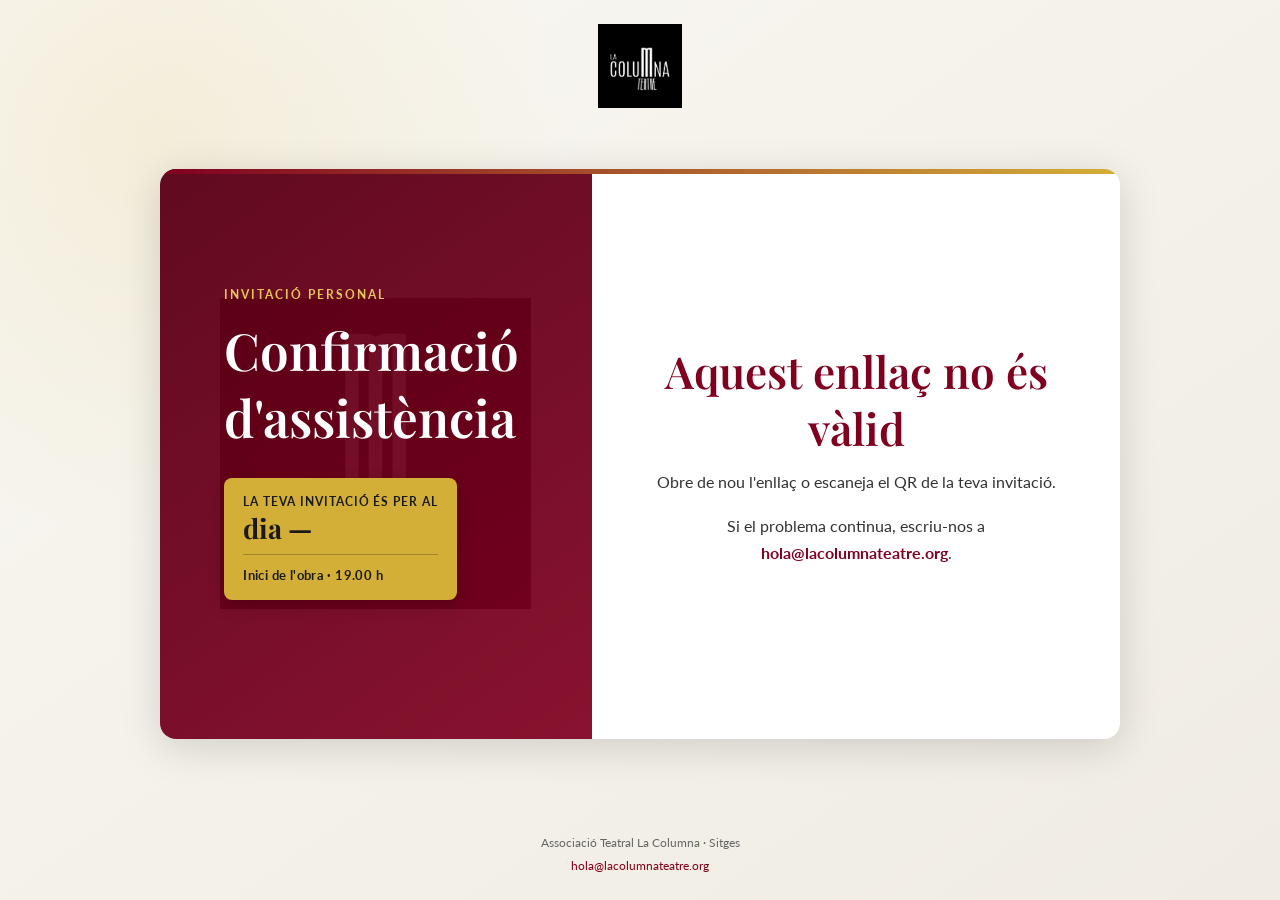
<file: confirmacio.html>
<!DOCTYPE html>
<html lang="ca">
<head>
    <meta charset="UTF-8">
    <meta name="viewport" content="width=device-width, initial-scale=1.0">
    <meta name="description" content="Confirmació d'assistència a un esdeveniment de l'Associació Teatral La Columna.">
    <meta name="robots" content="noindex, nofollow">
    <title>Confirmació d'assistència | La Columna</title>

    <link rel="preconnect" href="https://fonts.googleapis.com">
    <link rel="preconnect" href="https://fonts.gstatic.com" crossorigin>
    <link href="https://fonts.googleapis.com/css2?family=Lato:wght@300;400;700&family=Playfair+Display:wght@400;500;600;700&display=swap" rel="stylesheet">
    <link rel="stylesheet" href="css/styles.css">
    <link rel="stylesheet" href="css/confirmacio.css">
</head>
<body class="confirmation-page">
    <a class="skip-link" href="#confirmacio">Ves al formulari</a>

    <header class="confirmation-header">
        <a href="index.html" aria-label="Tornar a l'inici de La Columna">
            <img src="imgs/logotipo_lacolumna.png" alt="Associació Teatral La Columna" class="confirmation-logo">
        </a>
    </header>

    <main id="confirmacio" class="confirmation-main">
        <section class="confirmation-card" aria-labelledby="page-title">
            <div class="confirmation-intro">
                <p class="eyebrow">Invitació personal</p>
                <h1 id="page-title">Confirmació d'assistència</h1>

                <div class="invitation-date" id="invitationDate" aria-live="polite">
                    <span class="date-label">La teva invitació és per al</span>
                    <strong><span class="date-prefix">dia</span> <span id="eventDay">—</span></strong>
                    <span class="event-time">Inici de l'obra · 19.00 h</span>
                </div>

                <p class="intro-copy" id="introCopy">
                    Ens farà molta il·lusió comptar amb tu. Confirma que hi assistiràs deixant-nos les teves dades.
                </p>
                <p class="day-note">El dia ja està assignat a la invitació i no cal escollir-lo.</p>
            </div>

            <div class="confirmation-form-wrap">
                <form class="confirmation-form" id="confirmationForm" action="/submit" method="POST" novalidate>
                    <input type="hidden" id="dia" name="dia" value="">
                    <input type="hidden" name="subject" value="assistencia">
                    <input type="hidden" id="message" name="message" value="">

                    <div class="form-group">
                        <label for="name">Nom complet</label>
                        <input type="text" id="name" name="name" autocomplete="name" maxlength="120" required>
                        <span class="field-error" id="nameError"></span>
                    </div>

                    <div class="form-group">
                        <label for="email">Correu electrònic</label>
                        <input type="email" id="email" name="email" autocomplete="email" inputmode="email" maxlength="160" required>
                        <span class="field-error" id="emailError"></span>
                    </div>

                    <div class="form-group">
                        <label for="phone">Telèfon</label>
                        <input type="tel" id="phone" name="phone" autocomplete="tel" inputmode="tel" maxlength="30" required>
                        <span class="field-error" id="phoneError"></span>
                    </div>

                    <div class="honeypot" aria-hidden="true">
                        <label for="website">No omplis aquest camp</label>
                        <input type="text" id="website" name="website" tabindex="-1" autocomplete="off">
                    </div>

                    <div class="form-message" id="formMessage" role="status" aria-live="polite"></div>

                    <button type="submit" class="btn btn-primary btn-full" id="submitButton">
                        Confirmo la meva assistència
                    </button>

                    <p class="privacy-note">
                        Utilitzarem aquestes dades únicament per gestionar l'assistència a l'esdeveniment.
                    </p>
                </form>

                <div class="confirmation-success" id="confirmationSuccess" hidden tabindex="-1">
                    <span class="success-icon" aria-hidden="true">
                        <svg viewBox="0 0 24 24" fill="none" stroke="currentColor" stroke-width="2">
                            <path d="M22 11.08V12a10 10 0 1 1-5.93-9.14"></path>
                            <polyline points="22 4 12 14.01 9 11.01"></polyline>
                        </svg>
                    </span>
                    <h2>Assistència confirmada</h2>
                    <p>Gràcies! Hem rebut la teva confirmació per al dia <strong id="successDay"></strong>.</p>
                    <p class="success-small">No cal que facis res més.</p>
                </div>

                <div class="invalid-invitation" id="invalidInvitation" hidden>
                    <h2>Aquest enllaç no és vàlid</h2>
                    <p>Obre de nou l'enllaç o escaneja el QR de la teva invitació.</p>
                    <p>Si el problema continua, escriu-nos a <a href="mailto:hola@lacolumnateatre.org">hola@lacolumnateatre.org</a>.</p>
                </div>
            </div>
        </section>
    </main>

    <footer class="confirmation-footer">
        <p>Associació Teatral La Columna · Sitges</p>
        <a href="mailto:hola@lacolumnateatre.org">hola@lacolumnateatre.org</a>
    </footer>

    <script>
        document.addEventListener('DOMContentLoaded', () => {
            const allowedDays = new Set(['25', '26']);
            const params = new URLSearchParams(window.location.search);
            const day = params.get('dia');

            const form = document.getElementById('confirmationForm');
            const submitButton = document.getElementById('submitButton');
            const formMessage = document.getElementById('formMessage');
            const success = document.getElementById('confirmationSuccess');
            const invalidInvitation = document.getElementById('invalidInvitation');
            const dateBox = document.getElementById('invitationDate');

            if (!allowedDays.has(day)) {
                form.hidden = true;
                dateBox.hidden = true;
                document.getElementById('introCopy').hidden = true;
                document.querySelector('.day-note').hidden = true;
                invalidInvitation.hidden = false;
                return;
            }

            document.getElementById('eventDay').textContent = day;
            document.getElementById('dia').value = day;
            document.getElementById('successDay').textContent = day;
            updateMessage();

            if (params.get('enviat') === '1') {
                showSuccess();
                return;
            }

            const fields = {
                name: {
                    input: document.getElementById('name'),
                    error: document.getElementById('nameError'),
                    validate: value => value.trim().length >= 2,
                    message: 'Escriu el teu nom complet.'
                },
                email: {
                    input: document.getElementById('email'),
                    error: document.getElementById('emailError'),
                    validate: value => /^[^\s@]+@[^\s@]+\.[^\s@]+$/.test(value.trim()),
                    message: 'Escriu una adreça electrònica vàlida.'
                },
                phone: {
                    input: document.getElementById('phone'),
                    error: document.getElementById('phoneError'),
                    validate: value => value.replace(/\D/g, '').length >= 7,
                    message: 'Escriu un número de telèfon vàlid.'
                }
            };

            function validateField(field) {
                const valid = field.validate(field.input.value);
                field.input.setAttribute('aria-invalid', String(!valid));
                field.error.textContent = valid ? '' : field.message;
                return valid;
            }

            function updateMessage() {
                const phone = document.getElementById('phone').value.trim();
                document.getElementById('message').value =
                    `CONFIRMACIÓ D'ASSISTÈNCIA\n\n` +
                    `Dia de la invitació: ${day}\n` +
                    `Hora d'inici de l'obra: 19.00 h\n` +
                    `Telèfon: ${phone}`;
            }

            Object.values(fields).forEach(field => {
                field.input.addEventListener('blur', () => validateField(field));
                field.input.addEventListener('input', () => {
                    if (field.input.getAttribute('aria-invalid') === 'true') {
                        validateField(field);
                    }
                    if (field.input.id === 'phone') {
                        updateMessage();
                    }
                });
            });

            form.addEventListener('submit', async event => {
                event.preventDefault();
                formMessage.textContent = '';

                const validationResults = Object.values(fields).map(validateField);
                const allValid = validationResults.every(Boolean);
                if (!allValid) {
                    const firstInvalid = Object.values(fields).find(field => field.input.getAttribute('aria-invalid') === 'true');
                    firstInvalid.input.focus();
                    return;
                }

                updateMessage();
                submitButton.disabled = true;
                submitButton.textContent = 'Enviant confirmació…';

                try {
                    const response = await fetch(form.action, {
                        method: 'POST',
                        body: new FormData(form),
                        headers: { 'Accept': 'application/json' }
                    });

                    if (!response.ok) {
                        throw new Error('No hem pogut enviar la confirmació. Torna-ho a provar.');
                    }

                    showSuccess();
                } catch (error) {
                    formMessage.textContent = error.message || 'Hi ha hagut un problema de connexió. Torna-ho a provar.';
                    submitButton.disabled = false;
                    submitButton.textContent = 'Confirmo la meva assistència';
                }
            });

            function showSuccess() {
                form.hidden = true;
                success.hidden = false;
                success.focus();
            }
        });
    </script>
</body>
</html>
</file>
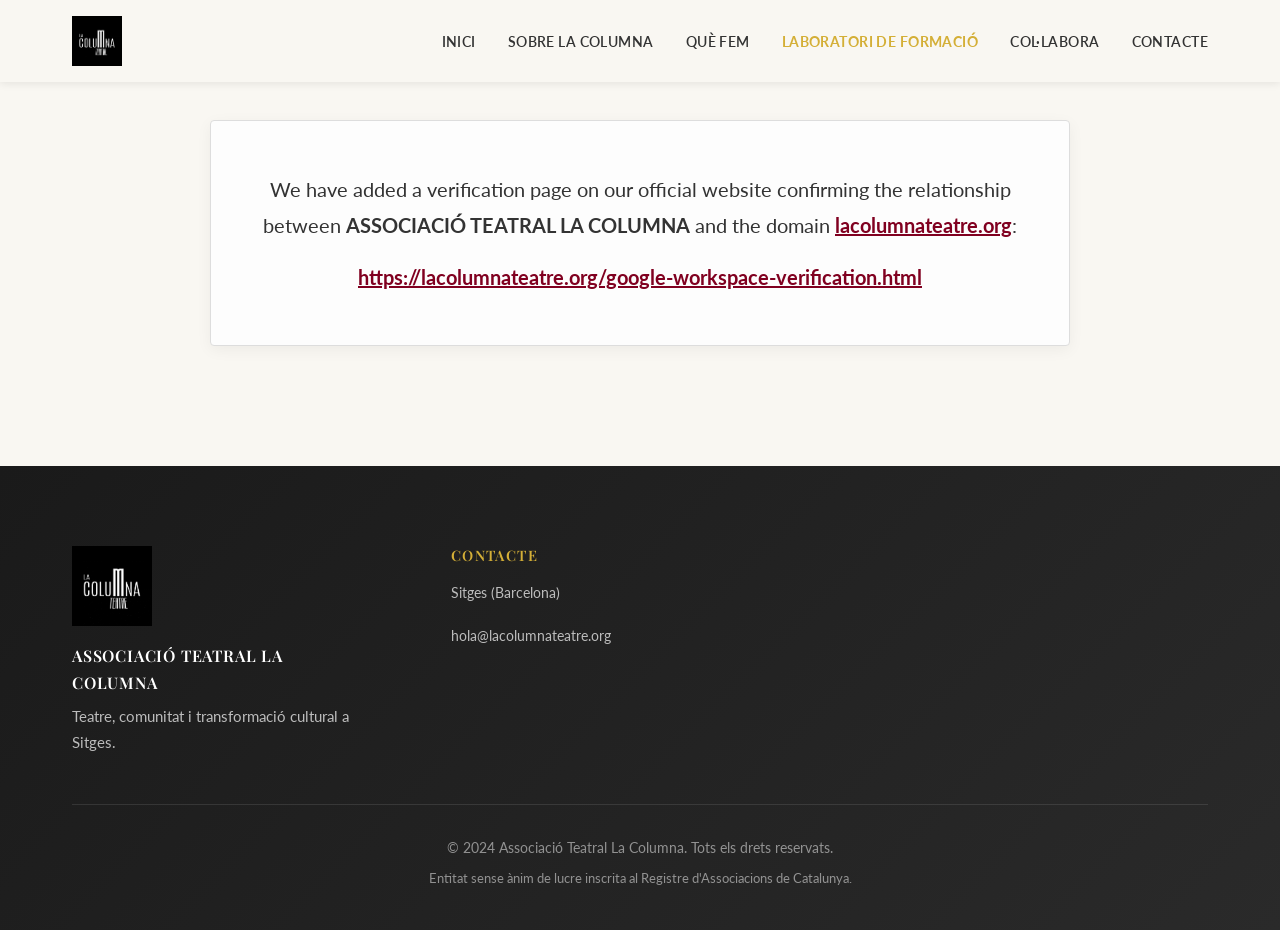
<file: google-workspace-verification.html>
<!DOCTYPE html>
<html lang="ca">
<head>
    <meta charset="UTF-8">
    <meta name="viewport" content="width=device-width, initial-scale=1.0">
    <title>Verificació de Domini | Associació Teatral La Columna</title>

    <link rel="preconnect" href="https://fonts.googleapis.com">
    <link rel="preconnect" href="https://fonts.gstatic.com" crossorigin>
    <link href="https://fonts.googleapis.com/css2?family=Lato:wght@400;700&family=Playfair+Display:wght@700&display=swap" rel="stylesheet">

    <link rel="stylesheet" href="css/styles.css">
    <style>
        .verification-container {
            padding: 120px 20px;
            text-align: center;
            max-width: 900px;
            margin: 0 auto;
            font-family: 'Lato', sans-serif;
            min-height: 50vh;
            display: flex;
            align-items: center;
            justify-content: center;
        }
        .verification-text {
            font-size: 1.25rem;
            color: #333;
            background: #fdfdfd;
            padding: 50px;
            border-radius: 4px;
            border: 1px solid #ddd;
            line-height: 1.8;
            box-shadow: 0 4px 15px rgba(0,0,0,0.05);
        }
        .verification-text a {
            color: #800020;
            word-break: break-all;
            text-decoration: underline;
            font-weight: bold;
        }
        strong {
            font-weight: 700;
        }
    </style>
</head>
<body>

    <header class="header" id="header">
        <div class="container">
            <a href="index.html#inici" class="logo">
                <img src="imgs/logotipo_lacolumna.png" alt="Associació Teatral La Columna" title="Associació Teatral La Columna">
            </a>

            <nav class="nav" id="mainNav">
                <ul class="nav-list">
                    <li><a href="index.html#inici" class="nav-link">Inici</a></li>
                    <li><a href="index.html#sobre" class="nav-link">Sobre La Columna</a></li>
                    <li><a href="index.html#que-fem" class="nav-link">Què Fem</a></li>
                    <li><a href="index.html#laboratori" class="nav-link nav-highlight">Laboratori de Formació</a></li>
                    <li><a href="index.html#collabora" class="nav-link">Col·labora</a></li>
                    <li><a href="index.html#contacte" class="nav-link">Contacte</a></li>
                </ul>
            </nav>
        </div>
    </header>

    <main class="verification-container">
        <div class="verification-text">
            <p>We have added a verification page on our official website confirming the relationship between <strong>ASSOCIACIÓ TEATRAL LA COLUMNA</strong> and the domain <a href="http://lacolumnateatre.org">lacolumnateatre.org</a>:</p>
            
            <p><a href="https://lacolumnateatre.org/google-workspace-verification.html">https://lacolumnateatre.org/google-workspace-verification.html</a></p>
        </div>
    </main>

    <footer class="footer">
        <div class="container">
            <div class="footer-content">
                <div class="footer-brand">
                    <img src="imgs/logotipo_lacolumna.png" alt="Associació Teatral La Columna" class="footer-logo">
                    <p class="footer-brand-name">ASSOCIACIÓ TEATRAL LA COLUMNA</p>
                    <p class="footer-tagline">Teatre, comunitat i transformació cultural a Sitges.</p>
                </div>
                <div class="footer-contact">
                    <h4>Contacte</h4>
                    <p>Sitges (Barcelona)</p>
                    <a href="mailto:hola@lacolumnateatre.org">hola@lacolumnateatre.org</a>
                </div>
            </div>

            <div class="footer-bottom">
                <p>&copy; 2024 Associació Teatral La Columna. Tots els drets reservats.</p>
                <p class="footer-legal">Entitat sense ànim de lucre inscrita al Registre d'Associacions de Catalunya.</p>
            </div>
        </div>
    </footer>

</body>
</html>
</file>
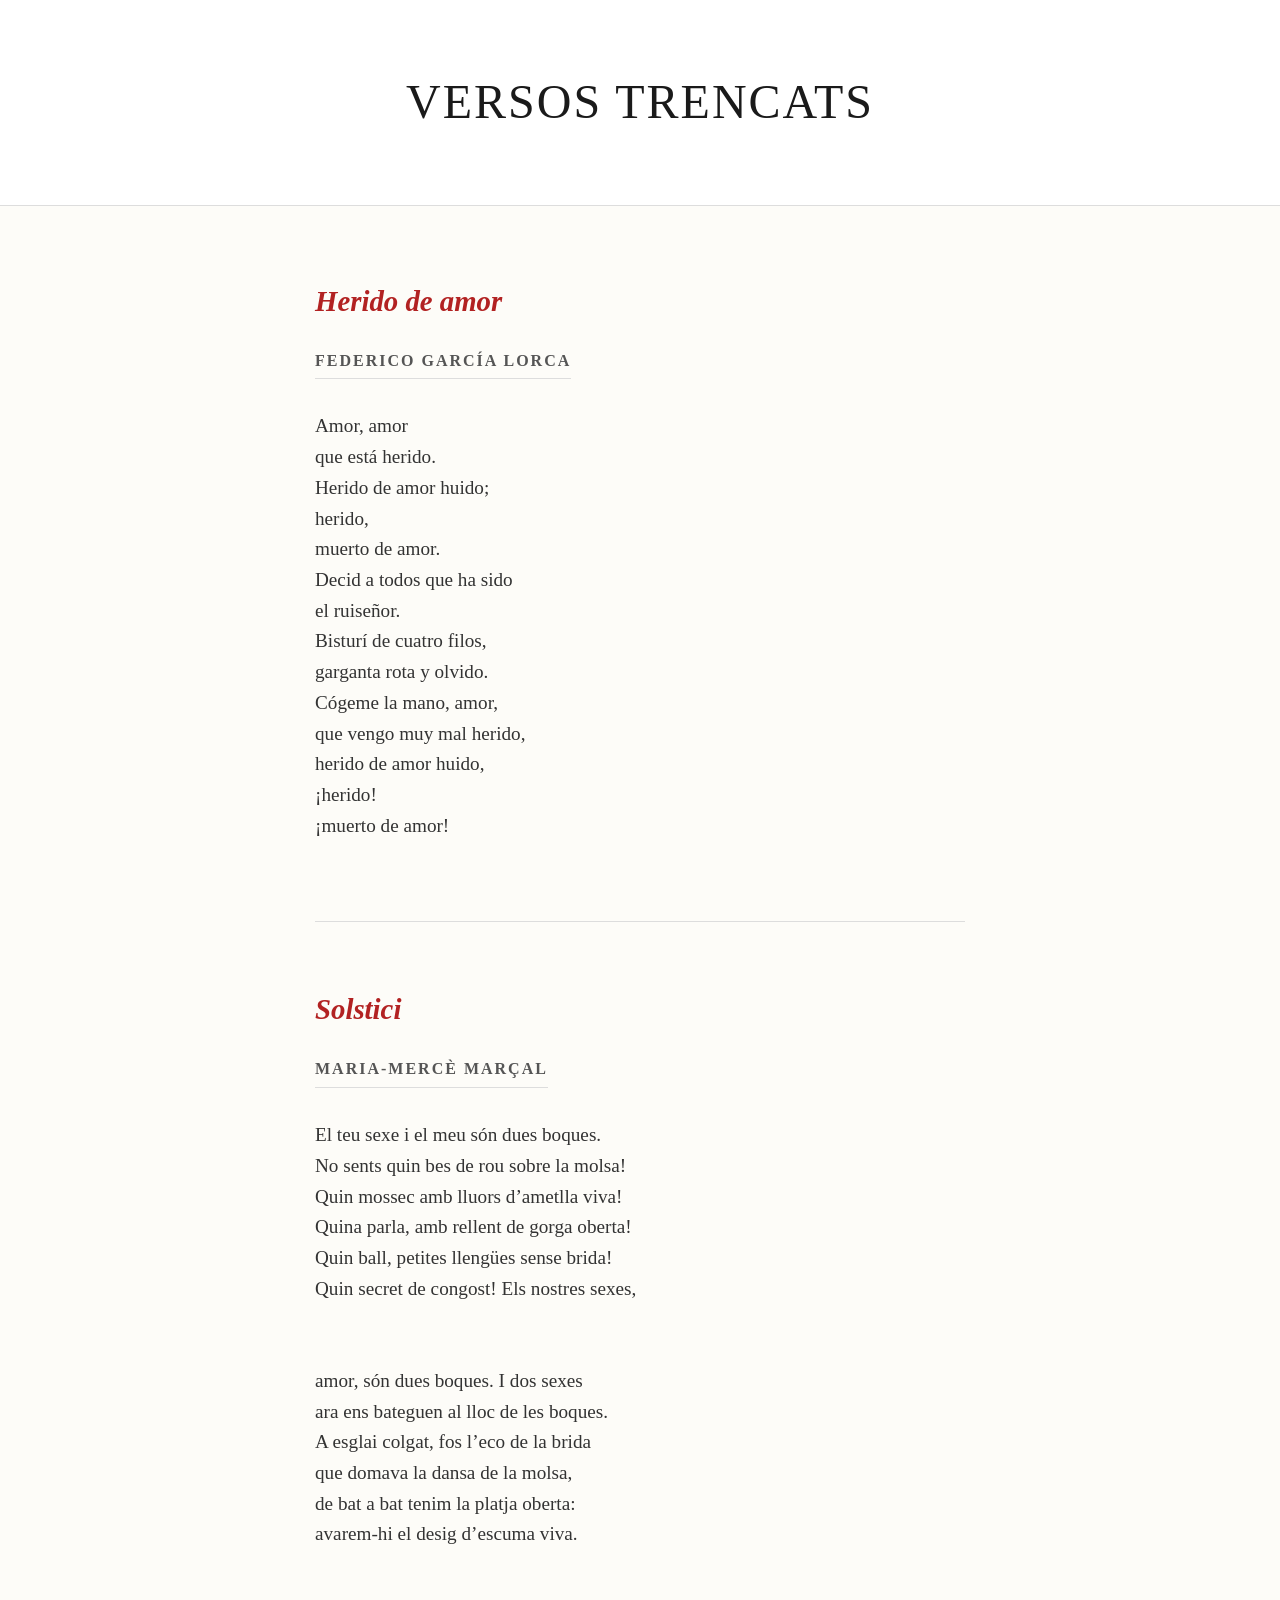
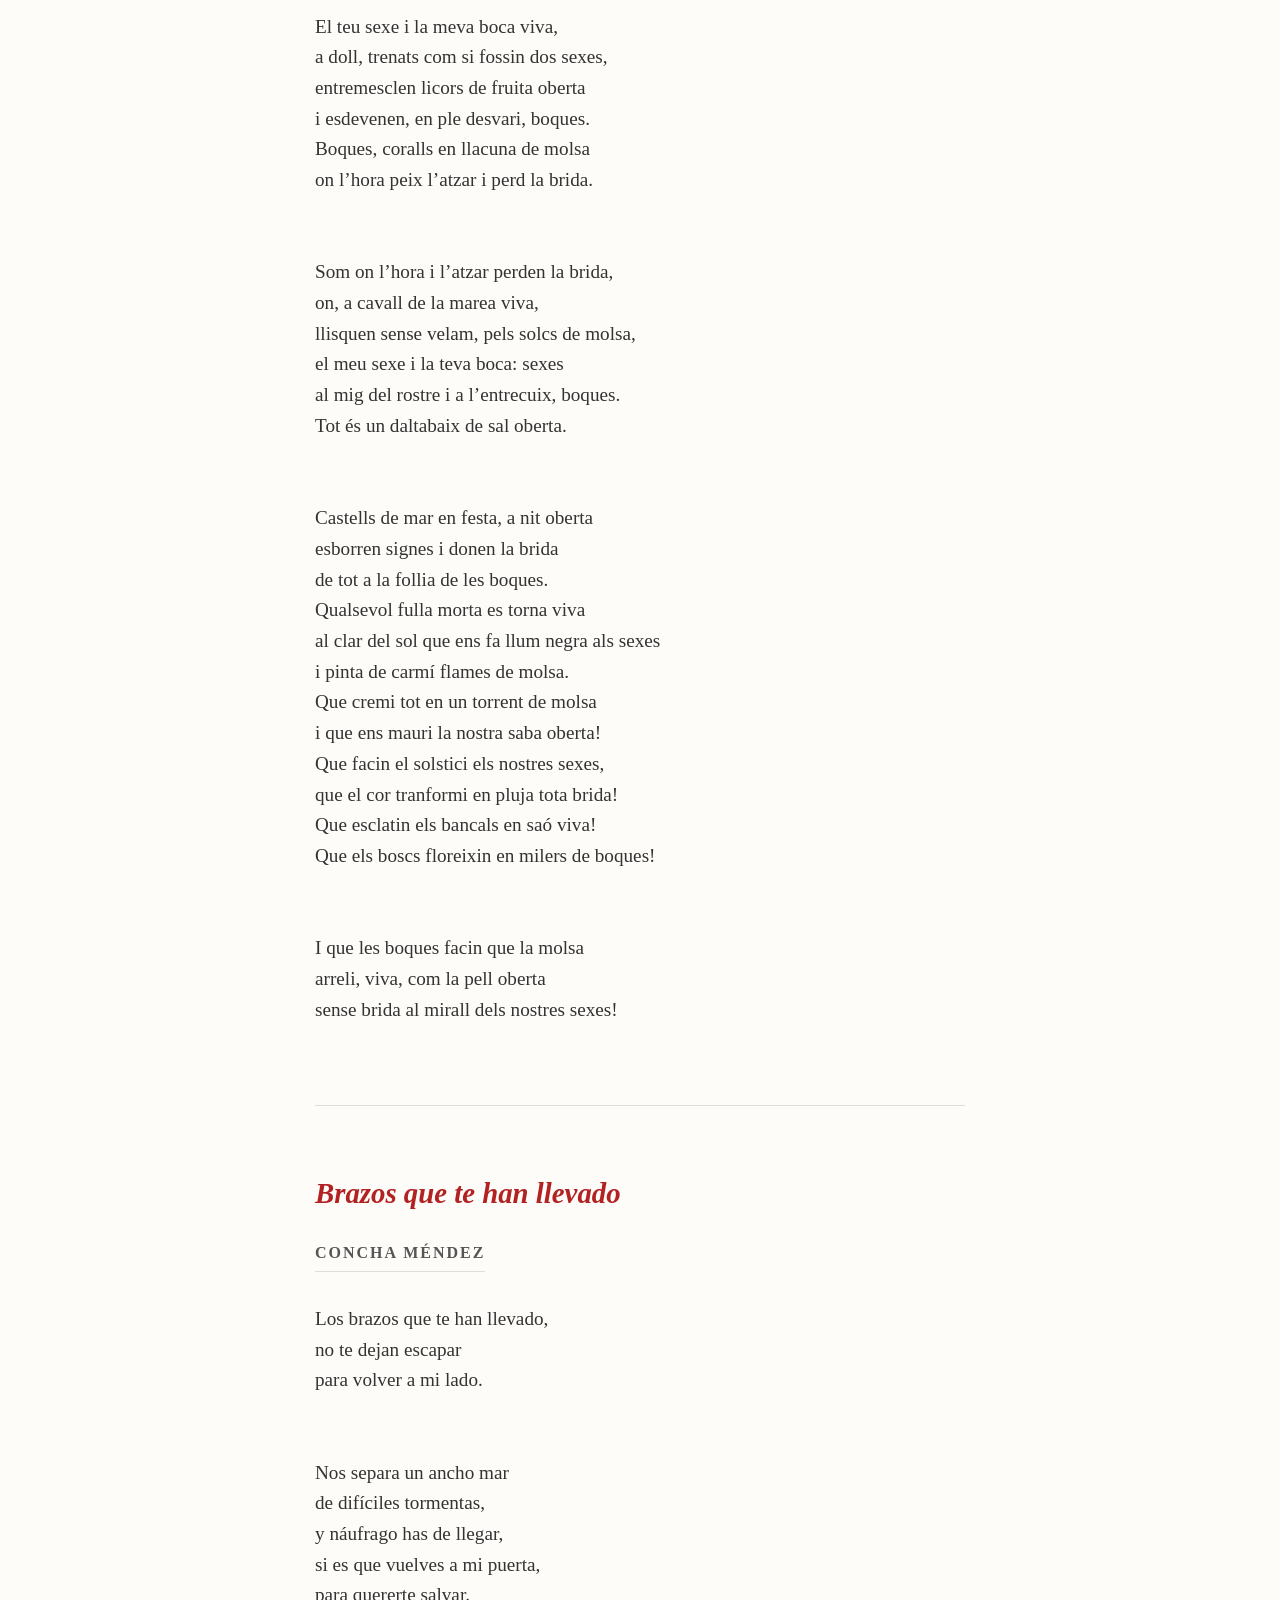
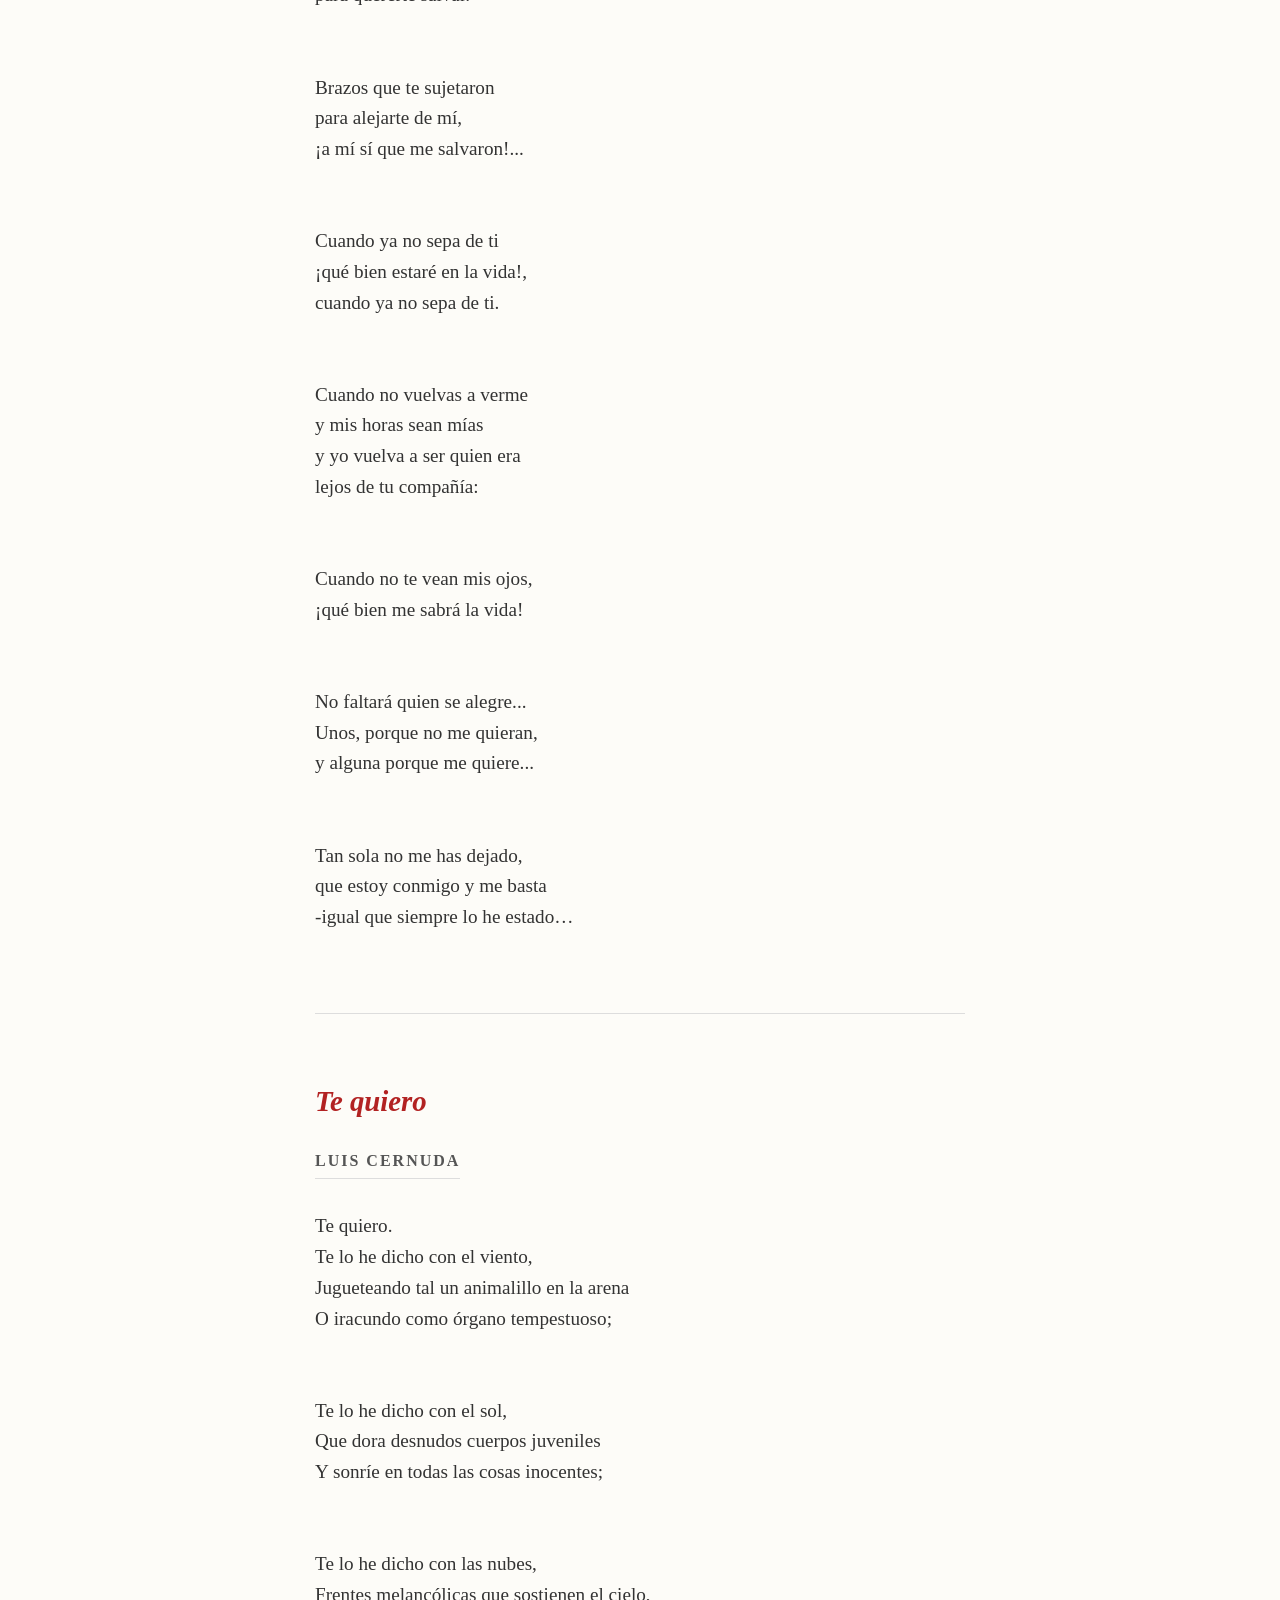
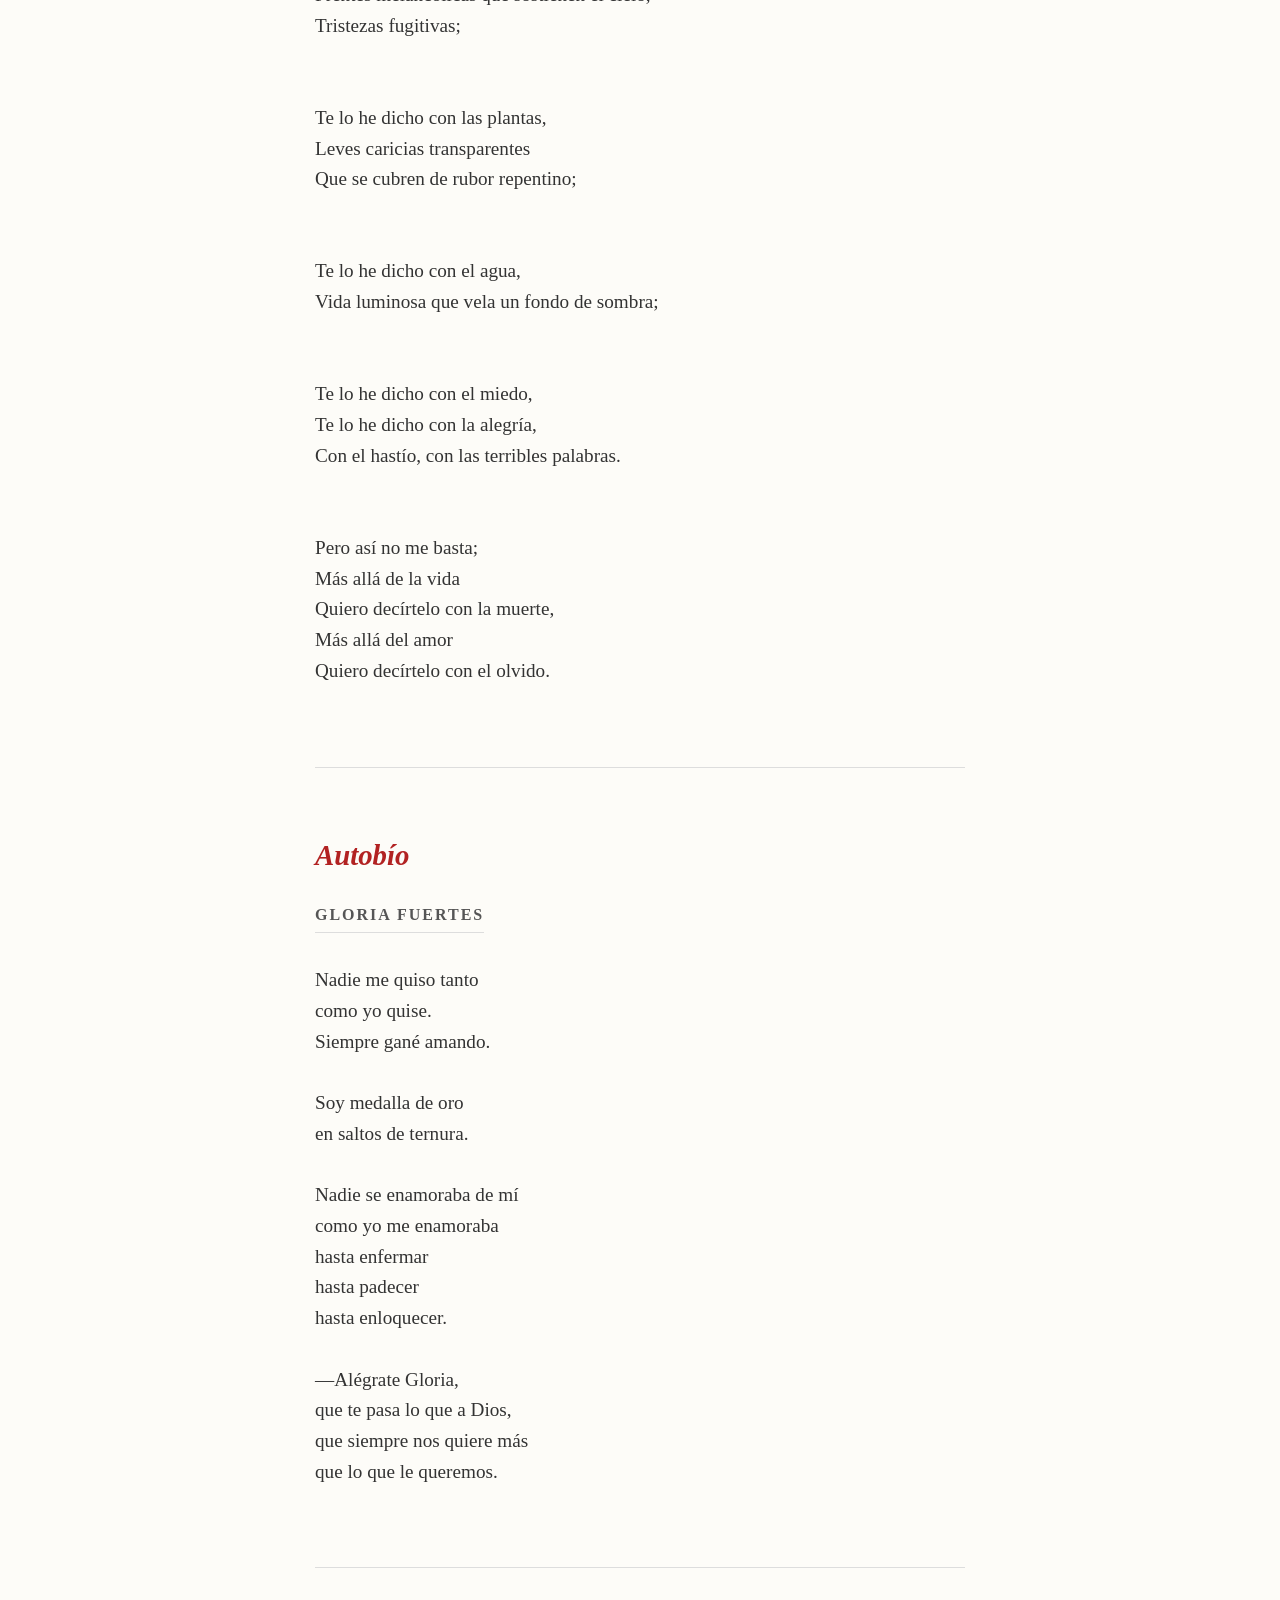
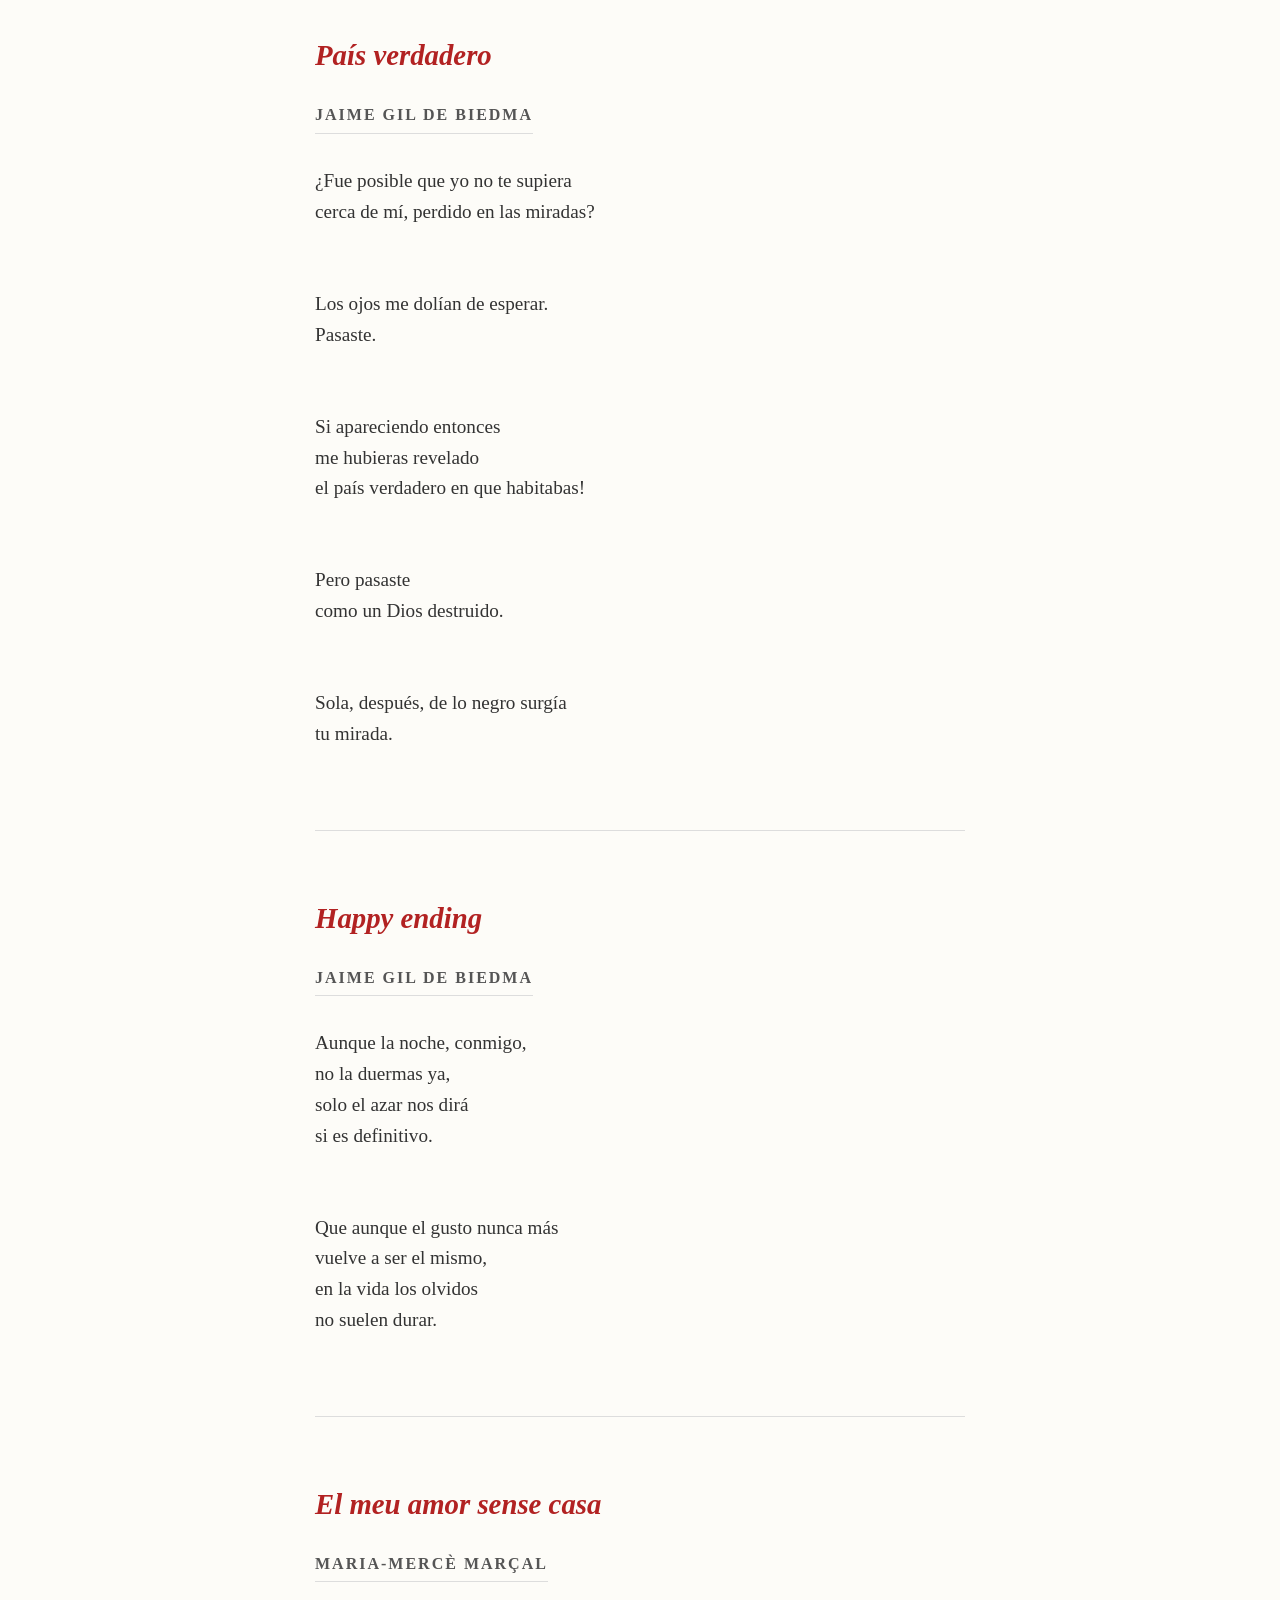
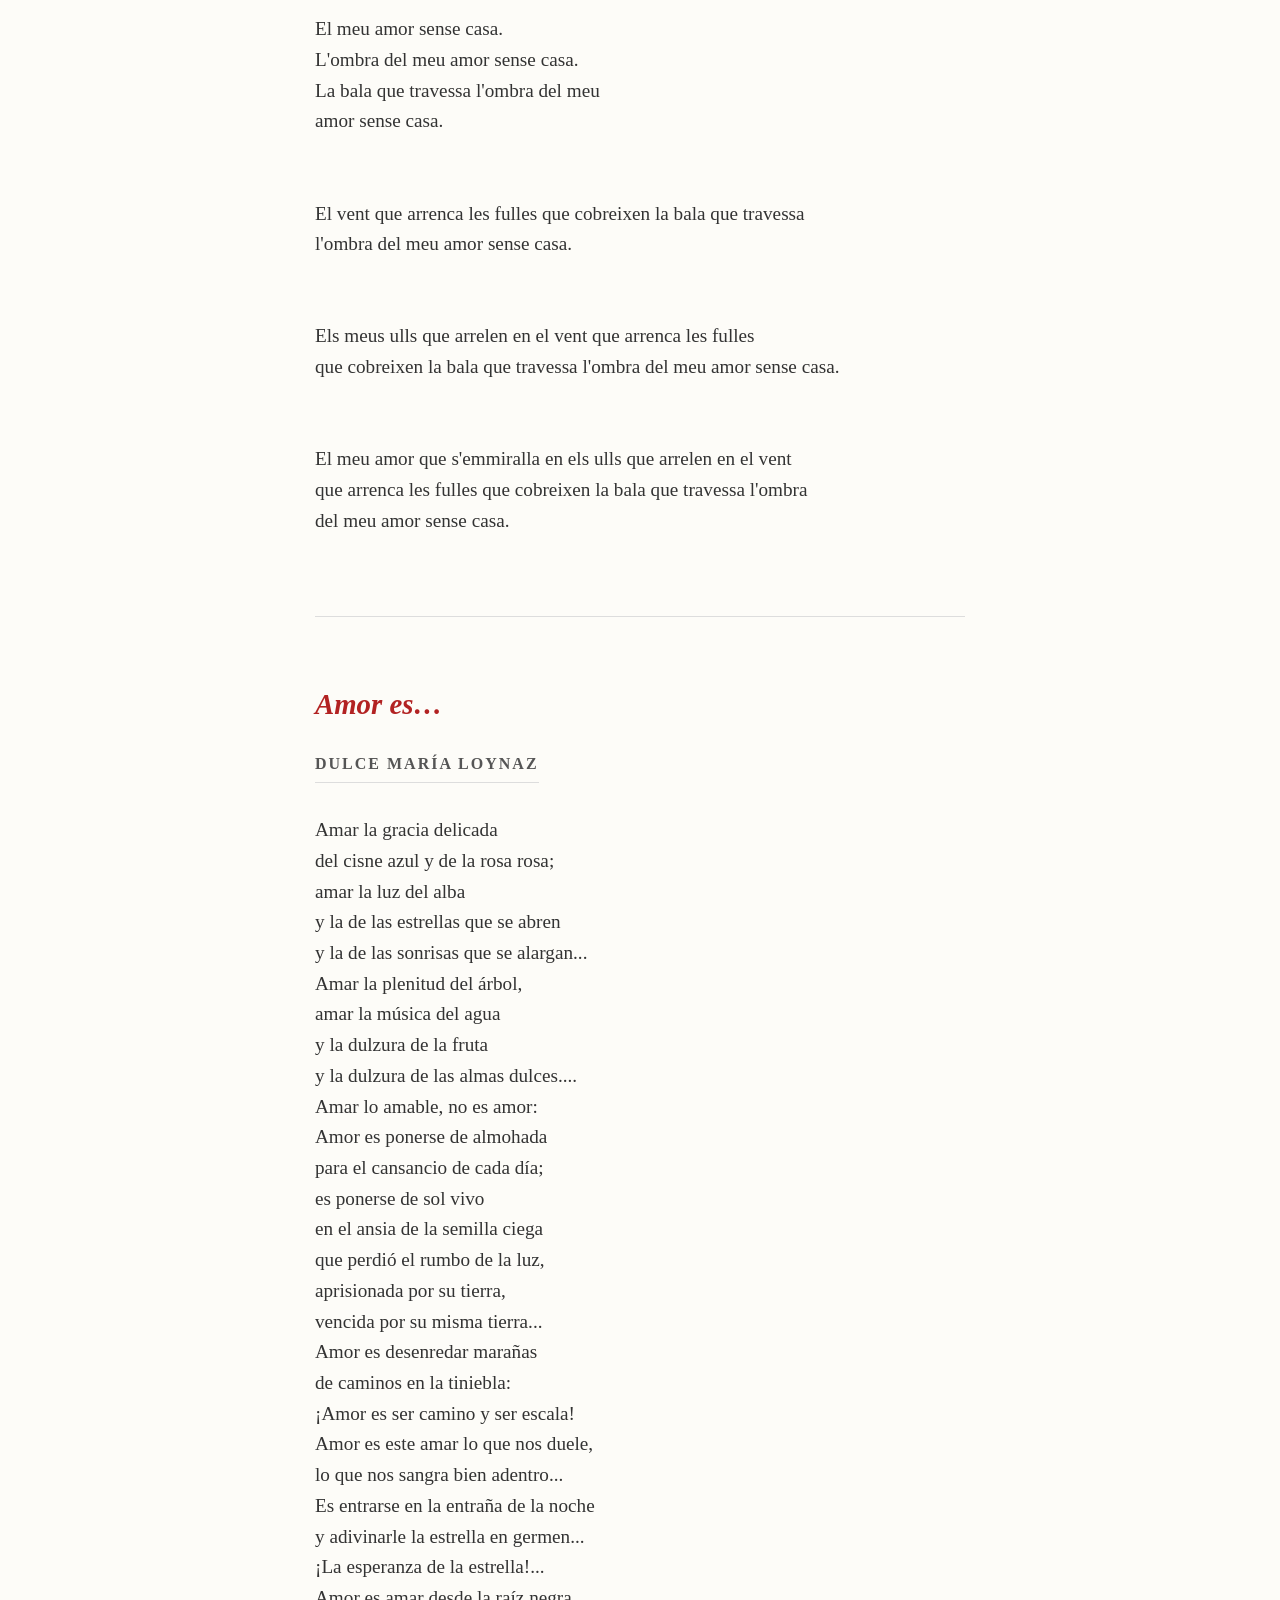
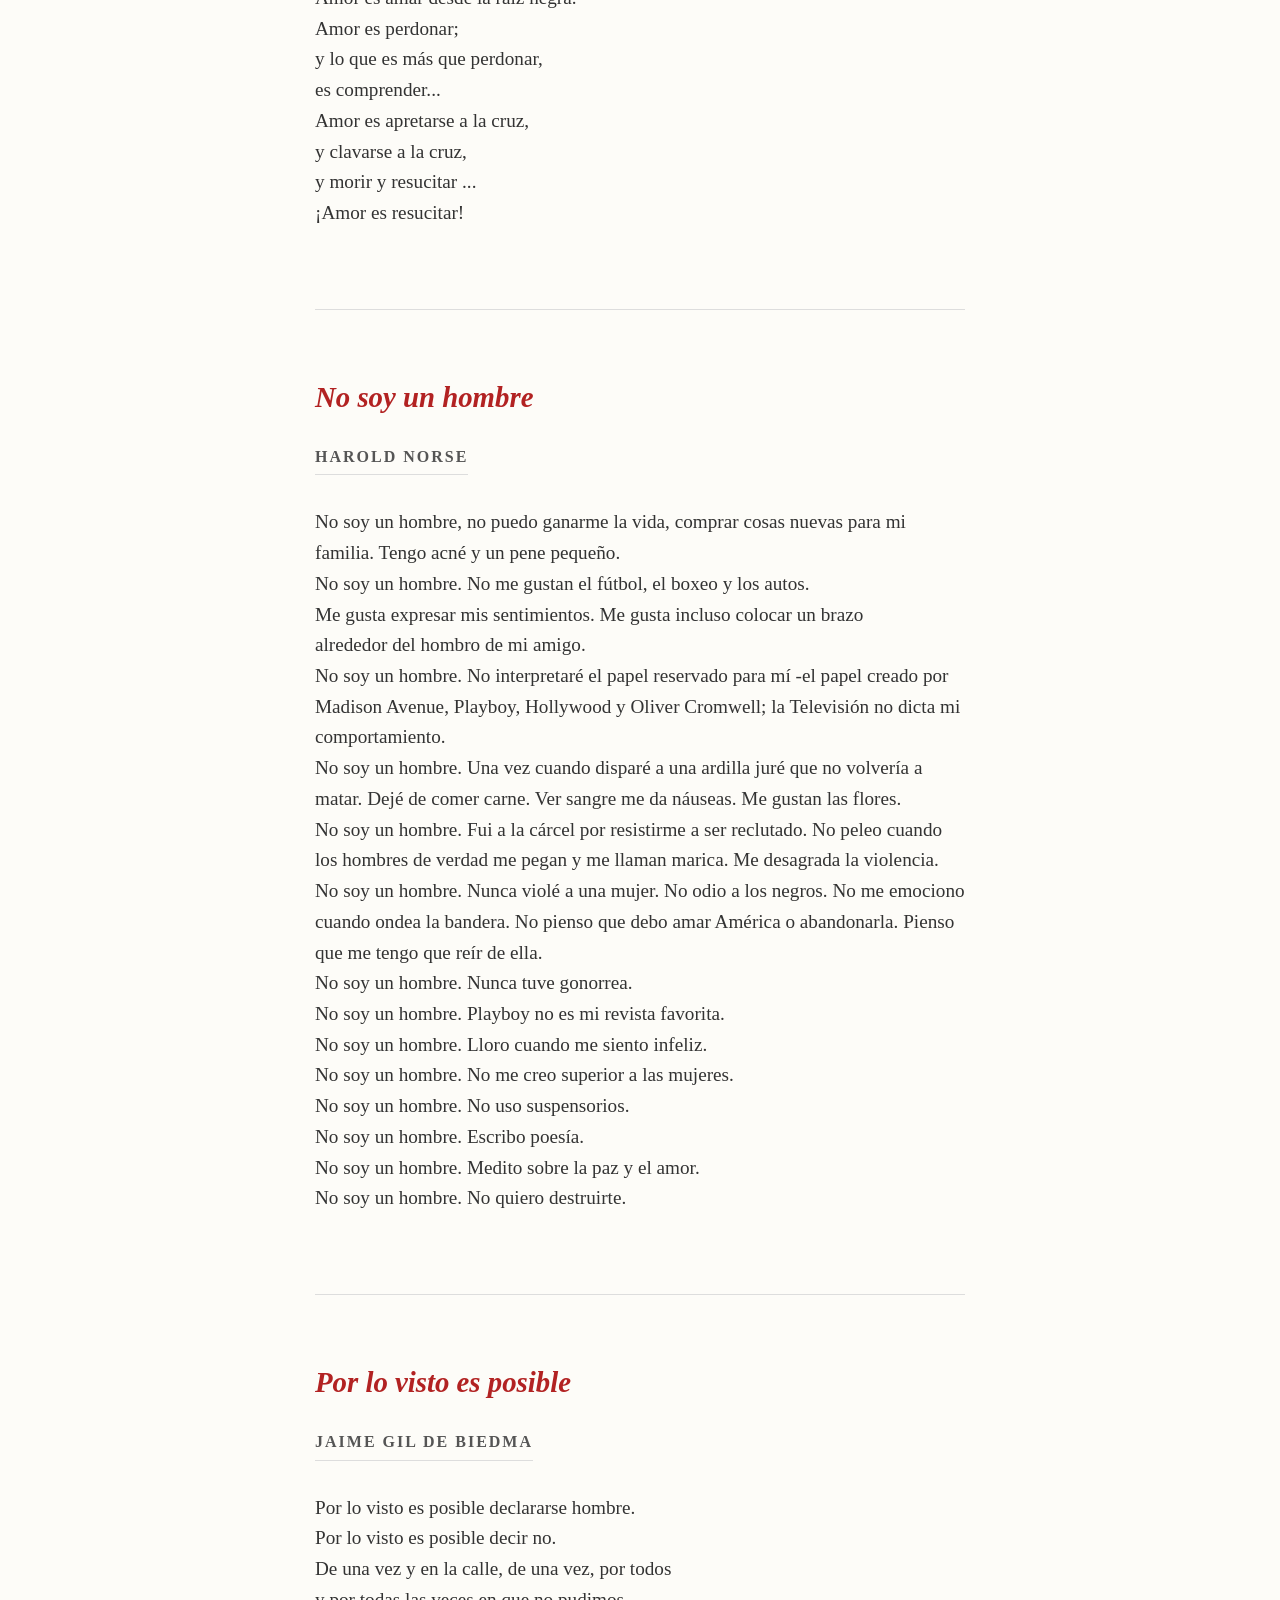
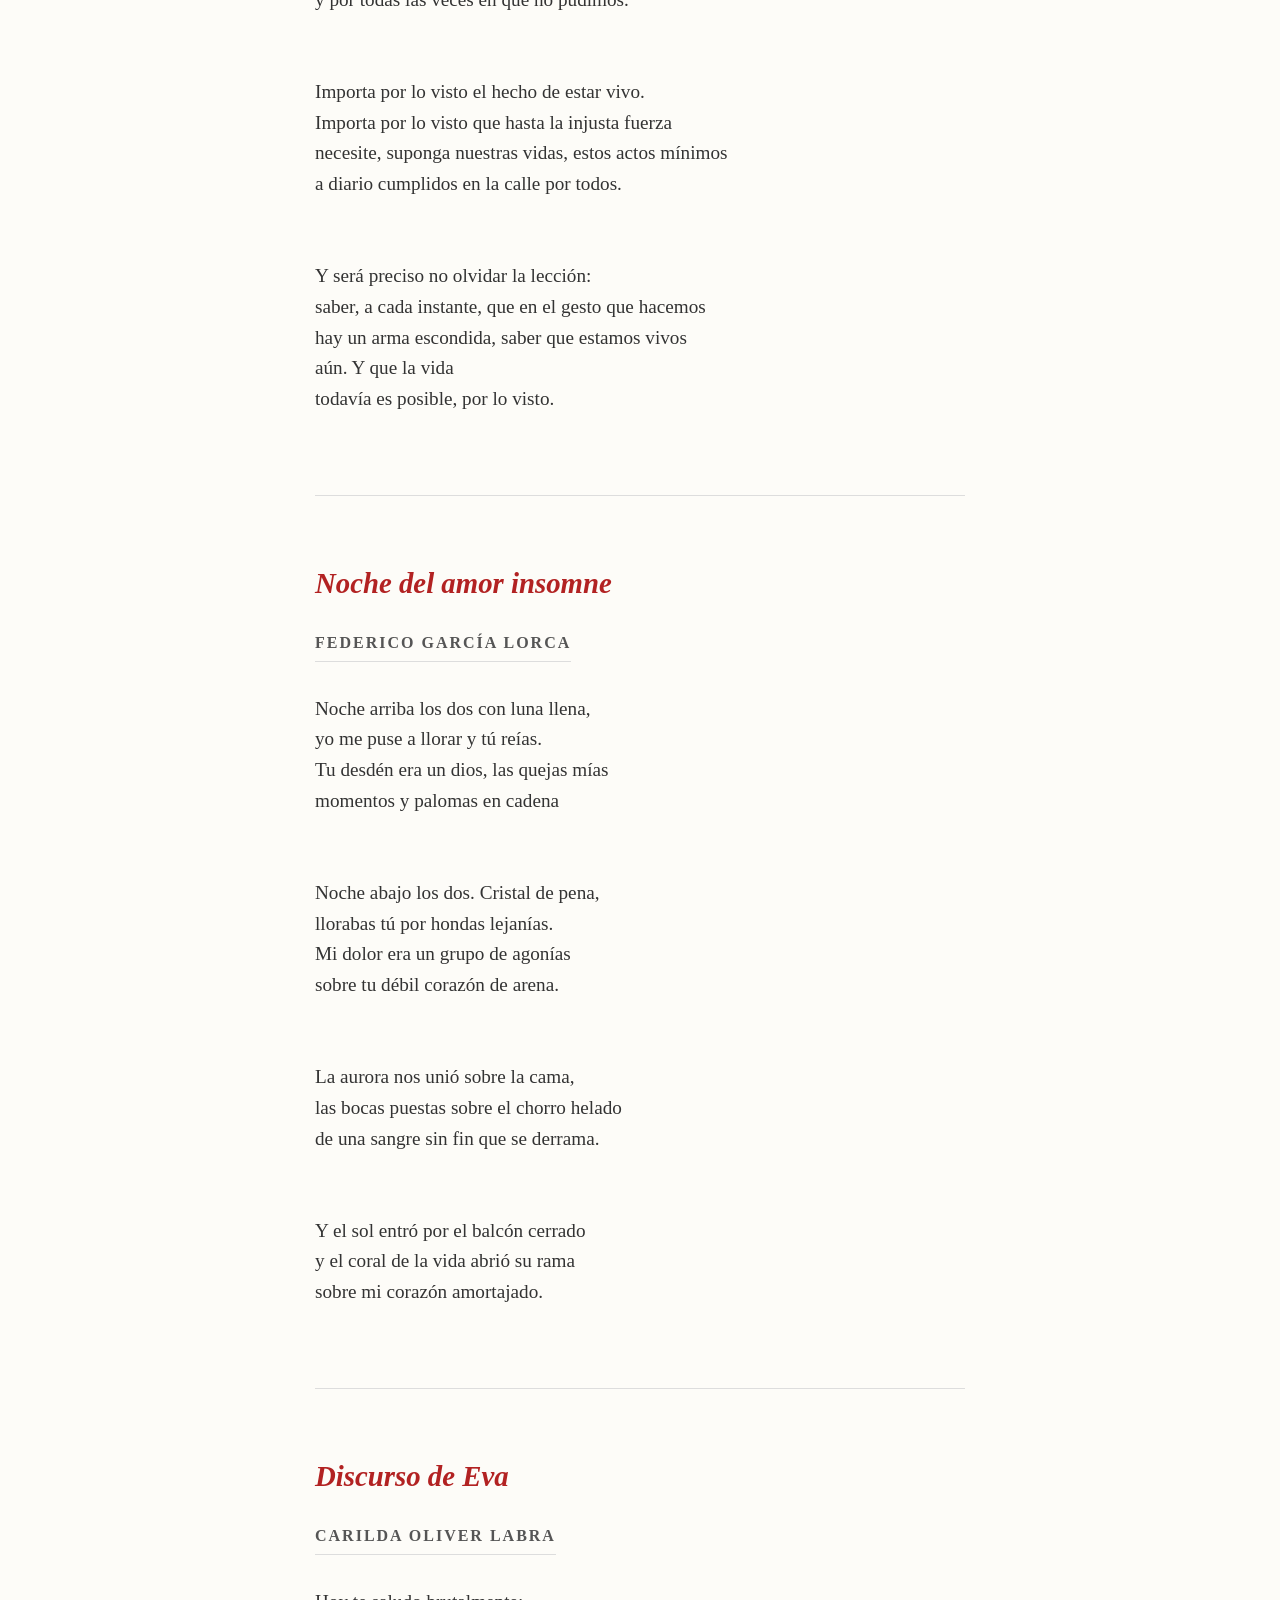
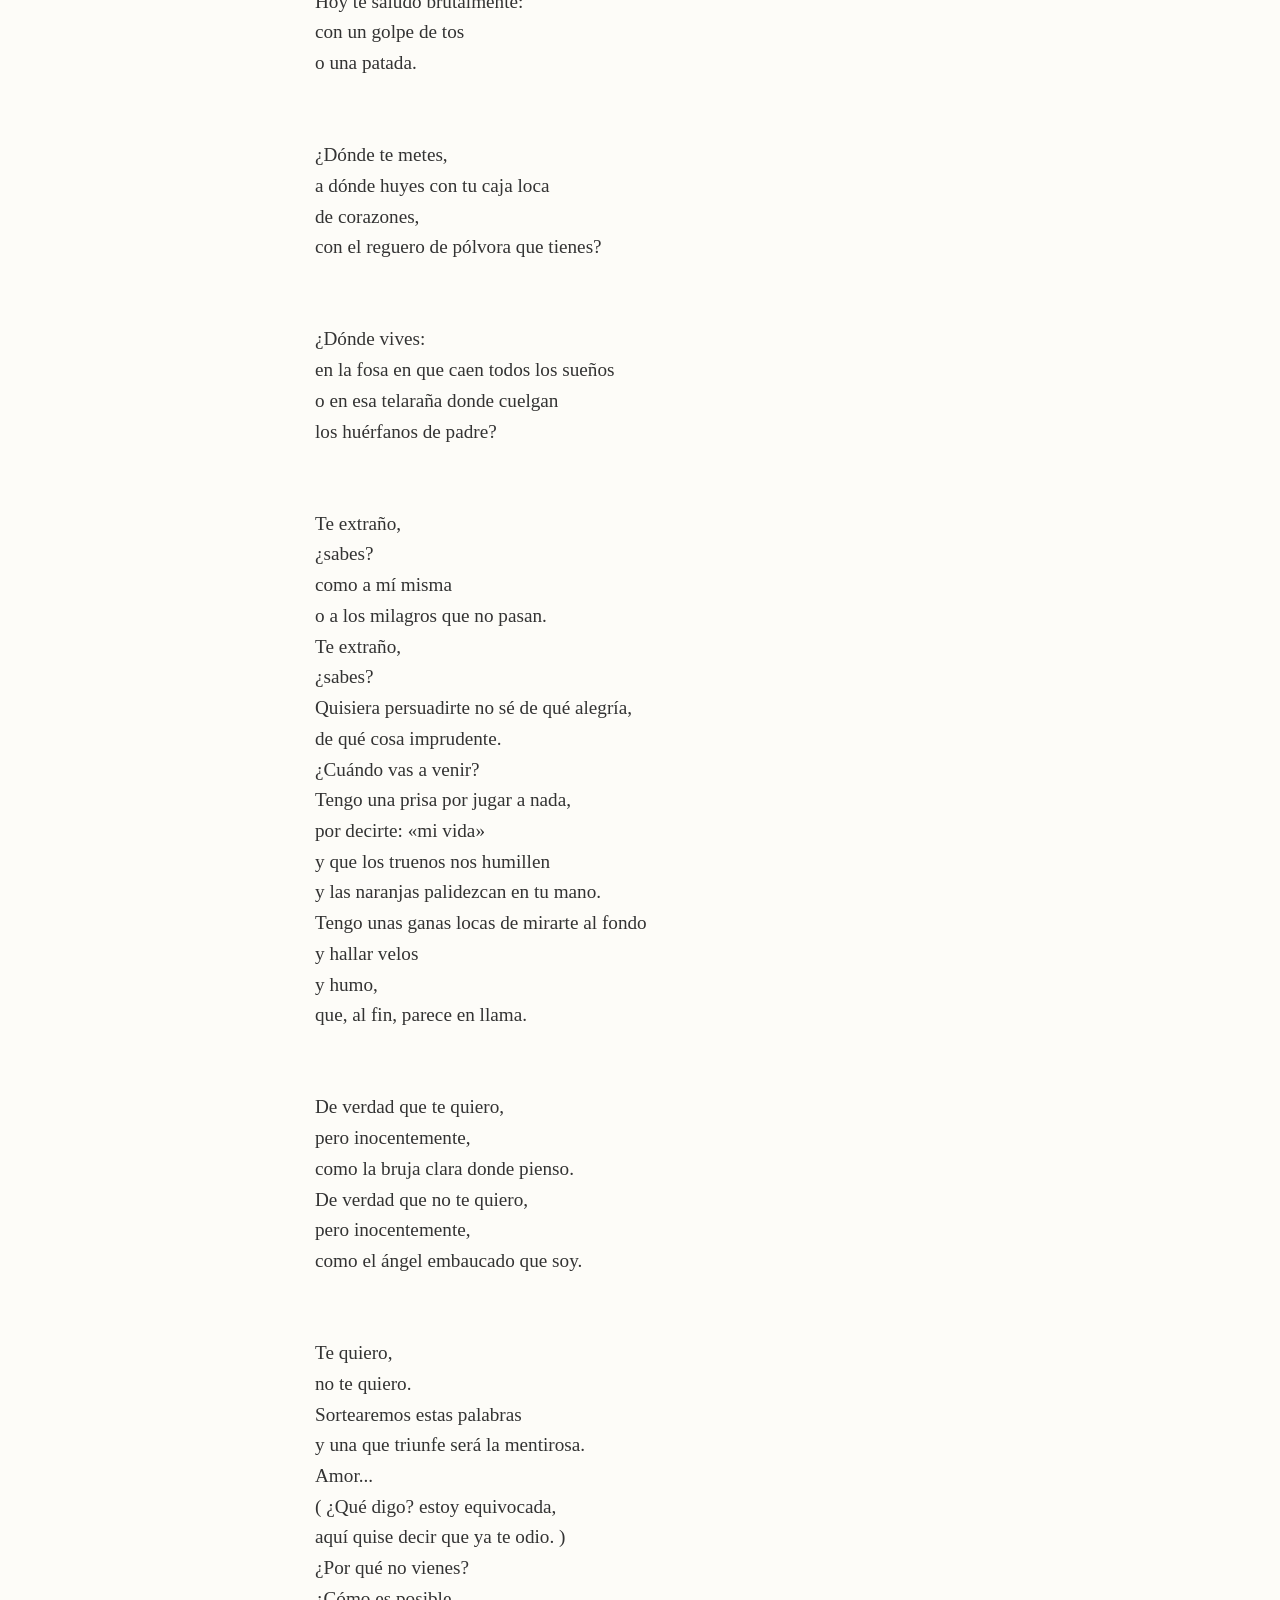
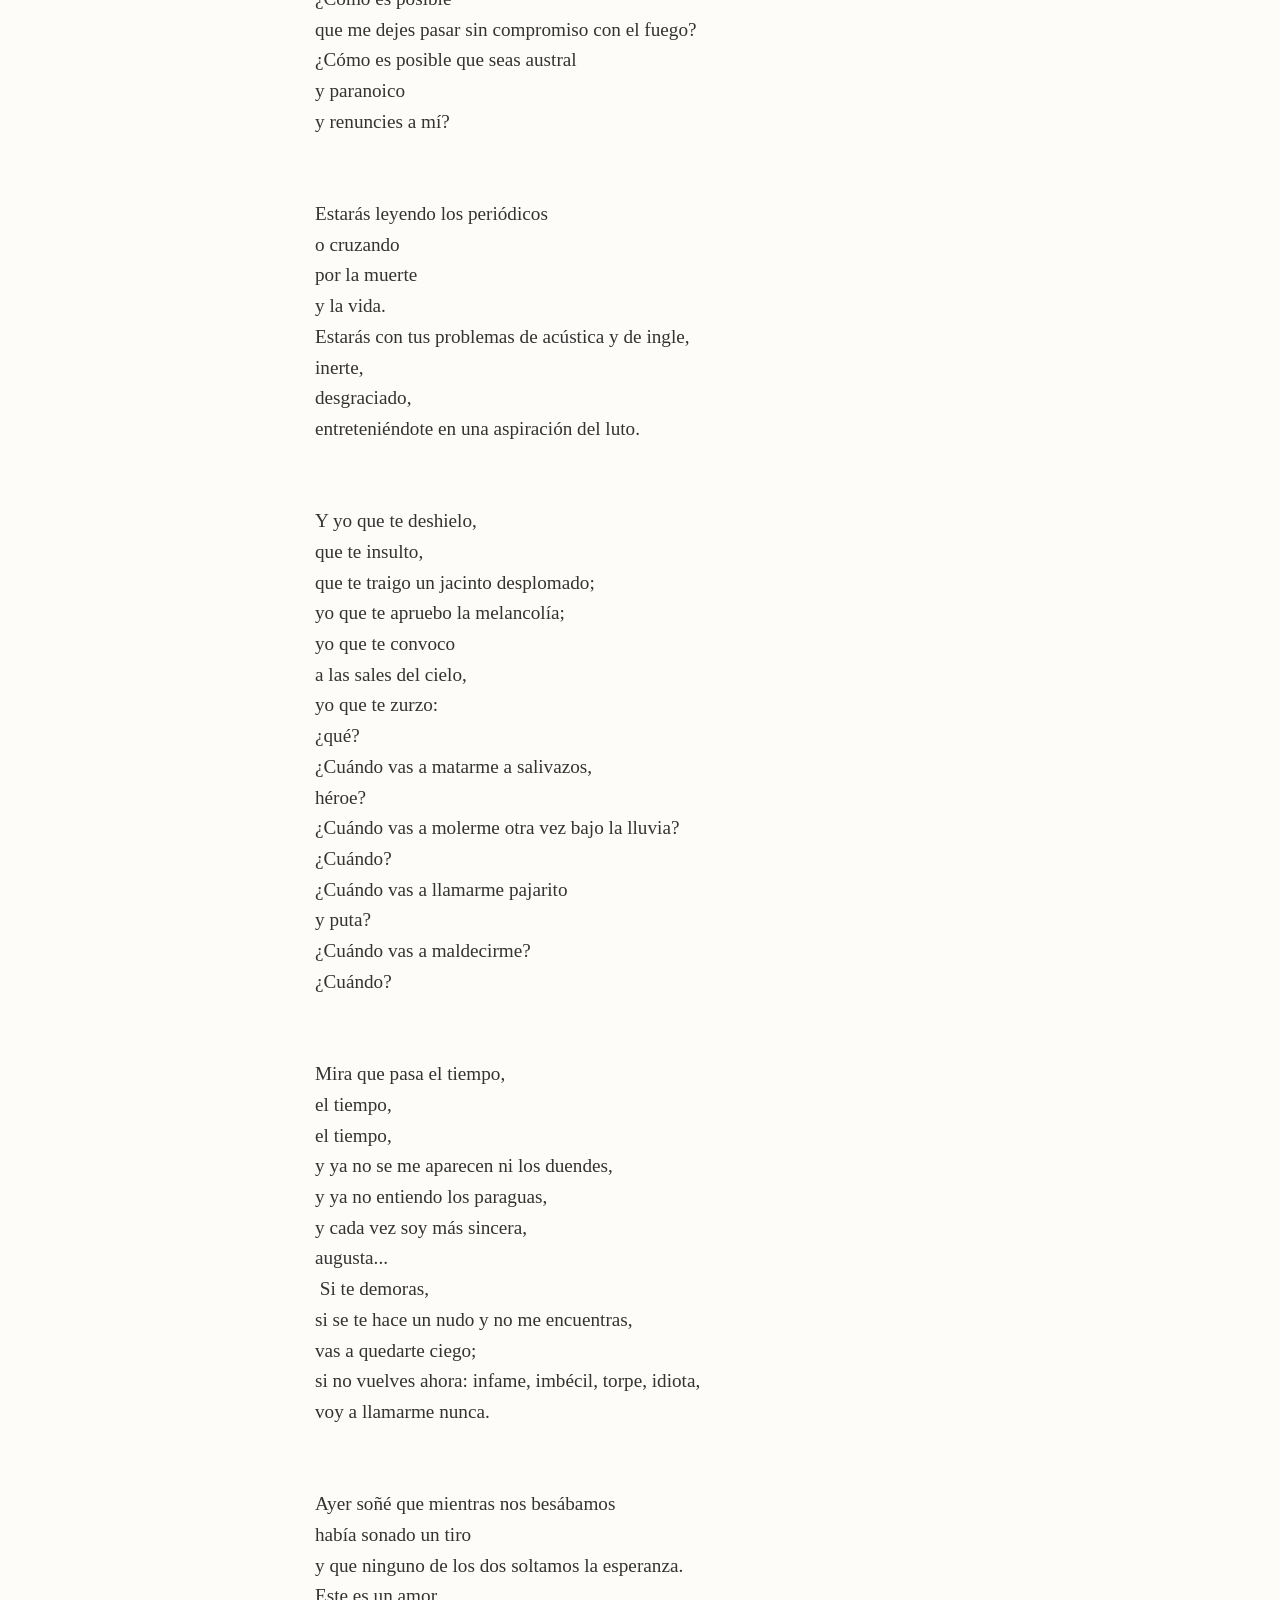
<file: versos-trencats.html>
﻿<!DOCTYPE html>
<html lang="es">
<head>
    <meta charset="UTF-8">
    <meta name="viewport" content="width=device-width, initial-scale=1.0">
    <title>Versos Trencats</title>
    <style>
        :root {
            --bg-color: #fdfcf8;
            --text-color: #1a1a1a;
            --accent-color: #b22222;
            --secondary-color: #555;
            --border-color: #ddd;
        }


        body {
            font-family: 'Times New Roman', Times, serif;
            line-height: 1.6;
            color: var(--text-color);
            background-color: var(--bg-color);
            margin: 0;
            padding: 0;
            display: flex;
            flex-direction: column;
            align-items: center;
        }


        header {
            width: 100%;
            padding: 4rem 0;
            text-align: center;
            background-color: #fff;
            border-bottom: 1px solid var(--border-color);
            margin-bottom: 3rem;
        }


        header h1 {
            font-weight: normal;
            font-size: 3rem;
            margin: 0;
            letter-spacing: 2px;
            text-transform: uppercase;
        }


        .container {
            max-width: 650px;
            width: 90%;
            margin-bottom: 5rem;
        }


        .poem {
            margin-bottom: 5rem;
            animation: fadeIn 1s ease-in;
        }


        @keyframes fadeIn {
            from { opacity: 0; transform: translateY(10px); }
            to { opacity: 1; transform: translateY(0); }
        }


        .poem-title {
            font-size: 1.8rem;
            color: var(--accent-color);
            margin-bottom: 0.5rem;
            font-style: italic;
        }


        .poem-author {
            font-size: 1rem;
            font-weight: bold;
            color: var(--secondary-color);
            margin-bottom: 2rem;
            text-transform: uppercase;
            letter-spacing: 2px;
            border-bottom: 1px solid var(--border-color);
            display: inline-block;
            padding-bottom: 5px;
        }


        .poem-content {
            white-space: pre-wrap;
            font-size: 1.2rem;
            color: #333;
            text-align: left;
        }


        footer {
            width: 100%;
            padding: 2rem;
            font-size: 0.8rem;
            color: var(--secondary-color);
            text-align: center;
            border-top: 1px solid var(--border-color);
        }


        hr {
            border: 0;
            height: 1px;
            background: var(--border-color);
            margin: 4rem 0;
        }


        @media (max-width: 600px) {
            header h1 { font-size: 2rem; }
            .poem-content { font-size: 1.1rem; }
        }
    </style>
</head>
<body>


<header>
    <h1>Versos Trencats</h1>
</header>


<div class="container">


    <article class="poem">
        <h2 class="poem-title">Herido de amor</h2>
        <p class="poem-author">Federico García Lorca</p>
        <div class="poem-content">Amor, amor
que está herido.
Herido de amor huido;
herido,
muerto de amor.
Decid a todos que ha sido
el ruiseñor.
Bisturí de cuatro filos,
garganta rota y olvido.
Cógeme la mano, amor,
que vengo muy mal herido,
herido de amor huido,
¡herido!
¡muerto de amor!</div>
    </article>


    <hr>


    <article class="poem">
        <h2 class="poem-title">Solstici</h2>
        <p class="poem-author">Maria-Mercè Marçal</p>
        <div class="poem-content">El teu sexe i el meu són dues boques.
No sents quin bes de rou sobre la molsa!
Quin mossec amb lluors d’ametlla viva! 
Quina parla, amb rellent de gorga oberta!
Quin ball, petites llengües sense brida!
Quin secret de congost! Els nostres sexes,


amor, són dues boques. I dos sexes
ara ens bateguen al lloc de les boques.
A esglai colgat, fos l’eco de la brida
que domava la dansa de la molsa,
de bat a bat tenim la platja oberta:
avarem-hi el desig d’escuma viva.


El teu sexe i la meva boca viva,
a doll, trenats com si fossin dos sexes,
entremesclen licors de fruita oberta
i esdevenen, en ple desvari, boques.
Boques, coralls en llacuna de molsa
on l’hora peix l’atzar i perd la brida.


Som on l’hora i l’atzar perden la brida,
on, a cavall de la marea viva,
llisquen sense velam, pels solcs de molsa,
el meu sexe i la teva boca: sexes
al mig del rostre i a l’entrecuix, boques.
Tot és un daltabaix de sal oberta.


Castells de mar en festa, a nit oberta
esborren signes i donen la brida
de tot a la follia de les boques.
Qualsevol fulla morta es torna viva
al clar del sol que ens fa llum negra als sexes
i pinta de carmí flames de molsa. 
Que cremi tot en un torrent de molsa 
i que ens mauri la nostra saba oberta!
Que facin el solstici els nostres sexes,
que el cor tranformi en pluja tota brida!
Que esclatin els bancals en saó viva!
Que els boscs floreixin en milers de boques!


I que les boques facin que la molsa
arreli, viva, com la pell oberta
sense brida al mirall dels nostres sexes!</div>
    </article>


    <hr>


    <article class="poem">
        <h2 class="poem-title">Brazos que te han llevado</h2>
        <p class="poem-author">Concha Méndez</p>
        <div class="poem-content">Los brazos que te han llevado,
no te dejan escapar
para volver a mi lado.


Nos separa un ancho mar
de difíciles tormentas,
y náufrago has de llegar,
si es que vuelves a mi puerta,
para quererte salvar.


Brazos que te sujetaron
para alejarte de mí,
¡a mí sí que me salvaron!...


Cuando ya no sepa de ti
¡qué bien estaré en la vida!,
cuando ya no sepa de ti.


Cuando no vuelvas a verme
y mis horas sean mías
y yo vuelva a ser quien era
lejos de tu compañía:


Cuando no te vean mis ojos,
¡qué bien me sabrá la vida!


No faltará quien se alegre...
Unos, porque no me quieran,
y alguna porque me quiere...


Tan sola no me has dejado,
que estoy conmigo y me basta
-igual que siempre lo he estado…</div>
    </article>


    <hr>


    <article class="poem">
        <h2 class="poem-title">Te quiero</h2>
        <p class="poem-author">Luis Cernuda</p>
        <div class="poem-content">Te quiero.
Te lo he dicho con el viento,
Jugueteando tal un animalillo en la arena
O iracundo como órgano tempestuoso;


Te lo he dicho con el sol,
Que dora desnudos cuerpos juveniles
Y sonríe en todas las cosas inocentes;


Te lo he dicho con las nubes,
Frentes melancólicas que sostienen el cielo,
Tristezas fugitivas;


Te lo he dicho con las plantas,
Leves caricias transparentes
Que se cubren de rubor repentino;


Te lo he dicho con el agua,
Vida luminosa que vela un fondo de sombra;


Te lo he dicho con el miedo,
Te lo he dicho con la alegría,
Con el hastío, con las terribles palabras.


Pero así no me basta;
Más allá de la vida
Quiero decírtelo con la muerte,
Más allá del amor
Quiero decírtelo con el olvido.</div>
    </article>


    <hr>


    <article class="poem">
        <h2 class="poem-title">Autobío</h2>
        <p class="poem-author">Gloria Fuertes</p>
        <div class="poem-content">Nadie me quiso tanto
como yo quise.
Siempre gané amando.
 
Soy medalla de oro
en saltos de ternura.
 
Nadie se enamoraba de mí
como yo me enamoraba
hasta enfermar
hasta padecer
hasta enloquecer.
 
—Alégrate Gloria,
que te pasa lo que a Dios,
que siempre nos quiere más
que lo que le queremos.</div>
    </article>


    <hr>


    <article class="poem">
        <h2 class="poem-title">País verdadero</h2>
        <p class="poem-author">Jaime Gil de Biedma</p>
        <div class="poem-content">¿Fue posible que yo no te supiera
cerca de mí, perdido en las miradas?


Los ojos me dolían de esperar.
Pasaste.


Si apareciendo entonces
me hubieras revelado
el país verdadero en que habitabas!


Pero pasaste
como un Dios destruido.


Sola, después, de lo negro surgía
tu mirada.</div>
    </article>


    <hr>


    <article class="poem">
        <h2 class="poem-title">Happy ending</h2>
        <p class="poem-author">Jaime Gil de Biedma</p>
        <div class="poem-content">Aunque la noche, conmigo,
no la duermas ya,
solo el azar nos dirá
si es definitivo.


Que aunque el gusto nunca más
vuelve a ser el mismo,
en la vida los olvidos
no suelen durar.</div>
    </article>


    <hr>


    <article class="poem">
        <h2 class="poem-title">El meu amor sense casa</h2>
        <p class="poem-author">Maria-Mercè Marçal</p>
        <div class="poem-content">El meu amor sense casa.
L'ombra del meu amor sense casa.
La bala que travessa l'ombra del meu 
amor sense casa.


El vent que arrenca les fulles que cobreixen la bala que travessa
l'ombra del meu amor sense casa.


Els meus ulls que arrelen en el vent que arrenca les fulles
que cobreixen la bala que travessa l'ombra del meu amor sense casa.


El meu amor que s'emmiralla en els ulls que arrelen en el vent
que arrenca les fulles que cobreixen la bala que travessa l'ombra
del meu amor sense casa.</div>
    </article>


    <hr>


    <article class="poem">
        <h2 class="poem-title">Amor es…</h2>
        <p class="poem-author">Dulce María Loynaz</p>
        <div class="poem-content">Amar la gracia delicada
del cisne azul y de la rosa rosa;
amar la luz del alba
y la de las estrellas que se abren
y la de las sonrisas que se alargan...
Amar la plenitud del árbol,
amar la música del agua
y la dulzura de la fruta
y la dulzura de las almas dulces....
Amar lo amable, no es amor:
Amor es ponerse de almohada
para el cansancio de cada día;
es ponerse de sol vivo
en el ansia de la semilla ciega
que perdió el rumbo de la luz,
aprisionada por su tierra,
vencida por su misma tierra...
Amor es desenredar marañas
de caminos en la tiniebla:
¡Amor es ser camino y ser escala!
Amor es este amar lo que nos duele,
lo que nos sangra bien adentro...
Es entrarse en la entraña de la noche
y adivinarle la estrella en germen...
¡La esperanza de la estrella!...
Amor es amar desde la raíz negra.
Amor es perdonar;
y lo que es más que perdonar,
es comprender...
Amor es apretarse a la cruz,
y clavarse a la cruz,
y morir y resucitar ...
¡Amor es resucitar!</div>
    </article>


    <hr>


    <article class="poem">
        <h2 class="poem-title">No soy un hombre</h2>
        <p class="poem-author">Harold Norse</p>
        <div class="poem-content">No soy un hombre, no puedo ganarme la vida, comprar cosas nuevas para mi familia. Tengo acné y un pene pequeño.
No soy un hombre. No me gustan el fútbol, el boxeo y los autos.
Me gusta expresar mis sentimientos. Me gusta incluso colocar un brazo
alrededor del hombro de mi amigo.
No soy un hombre. No interpretaré el papel reservado para mí -el papel creado por Madison Avenue, Playboy, Hollywood y Oliver Cromwell; la Televisión no dicta mi comportamiento.
No soy un hombre. Una vez cuando disparé a una ardilla juré que no volvería a matar. Dejé de comer carne. Ver sangre me da náuseas. Me gustan las flores.
No soy un hombre. Fui a la cárcel por resistirme a ser reclutado. No peleo cuando los hombres de verdad me pegan y me llaman marica. Me desagrada la violencia.
No soy un hombre. Nunca violé a una mujer. No odio a los negros. No me emociono cuando ondea la bandera. No pienso que debo amar América o abandonarla. Pienso que me tengo que reír de ella.
No soy un hombre. Nunca tuve gonorrea.
No soy un hombre. Playboy no es mi revista favorita.
No soy un hombre. Lloro cuando me siento infeliz.
No soy un hombre. No me creo superior a las mujeres.
No soy un hombre. No uso suspensorios.
No soy un hombre. Escribo poesía.
No soy un hombre. Medito sobre la paz y el amor.
No soy un hombre. No quiero destruirte.</div>
    </article>


    <hr>


    <article class="poem">
        <h2 class="poem-title">Por lo visto es posible</h2>
        <p class="poem-author">Jaime Gil de Biedma</p>
        <div class="poem-content">Por lo visto es posible declararse hombre.
Por lo visto es posible decir no.
De una vez y en la calle, de una vez, por todos
y por todas las veces en que no pudimos.


Importa por lo visto el hecho de estar vivo.
Importa por lo visto que hasta la injusta fuerza
necesite, suponga nuestras vidas, estos actos mínimos
a diario cumplidos en la calle por todos.


Y será preciso no olvidar la lección:
saber, a cada instante, que en el gesto que hacemos
hay un arma escondida, saber que estamos vivos
aún. Y que la vida
todavía es posible, por lo visto.</div>
    </article>


    <hr>


    <article class="poem">
        <h2 class="poem-title">Noche del amor insomne</h2>
        <p class="poem-author">Federico García Lorca</p>
        <div class="poem-content">Noche arriba los dos con luna llena,
yo me puse a llorar y tú reías.
Tu desdén era un dios, las quejas mías
momentos y palomas en cadena


Noche abajo los dos. Cristal de pena,
llorabas tú por hondas lejanías.
Mi dolor era un grupo de agonías
sobre tu débil corazón de arena.


La aurora nos unió sobre la cama,
las bocas puestas sobre el chorro helado
de una sangre sin fin que se derrama.


Y el sol entró por el balcón cerrado
y el coral de la vida abrió su rama
sobre mi corazón amortajado.</div>
    </article>


    <hr>


    <article class="poem">
        <h2 class="poem-title">Discurso de Eva</h2>
        <p class="poem-author">Carilda Oliver Labra</p>
        <div class="poem-content">Hoy te saludo brutalmente:
con un golpe de tos
o una patada.


¿Dónde te metes,
a dónde huyes con tu caja loca
de corazones,
con el reguero de pólvora que tienes?


¿Dónde vives:
en la fosa en que caen todos los sueños
o en esa telaraña donde cuelgan
los huérfanos de padre?


Te extraño,
¿sabes?
como a mí misma
o a los milagros que no pasan.
Te extraño,
¿sabes?
Quisiera persuadirte no sé de qué alegría,
de qué cosa imprudente.
¿Cuándo vas a venir?
Tengo una prisa por jugar a nada,
por decirte: «mi vida»
y que los truenos nos humillen
y las naranjas palidezcan en tu mano.
Tengo unas ganas locas de mirarte al fondo
y hallar velos
y humo,
que, al fin, parece en llama.


De verdad que te quiero,
pero inocentemente,
como la bruja clara donde pienso.
De verdad que no te quiero,
pero inocentemente,
como el ángel embaucado que soy.


Te quiero, 
no te quiero.
Sortearemos estas palabras 
y una que triunfe será la mentirosa. 
Amor... 
( ¿Qué digo? estoy equivocada,
aquí quise decir que ya te odio. )
¿Por qué no vienes?
¿Cómo es posible
que me dejes pasar sin compromiso con el fuego?
¿Cómo es posible que seas austral
y paranoico
y renuncies a mí?


Estarás leyendo los periódicos
o cruzando
por la muerte
y la vida.
Estarás con tus problemas de acústica y de ingle,
inerte,
desgraciado,
entreteniéndote en una aspiración del luto.


Y yo que te deshielo,
que te insulto,
que te traigo un jacinto desplomado;
yo que te apruebo la melancolía;
yo que te convoco
a las sales del cielo,
yo que te zurzo:
¿qué?
¿Cuándo vas a matarme a salivazos,
héroe?
¿Cuándo vas a molerme otra vez bajo la lluvia?
¿Cuándo?
¿Cuándo vas a llamarme pajarito
y puta?
¿Cuándo vas a maldecirme?
¿Cuándo?


Mira que pasa el tiempo,
el tiempo, 
el tiempo, 
y ya no se me aparecen ni los duendes,
y ya no entiendo los paraguas,
y cada vez soy más sincera,
augusta...
 Si te demoras,
si se te hace un nudo y no me encuentras,
vas a quedarte ciego;
si no vuelves ahora: infame, imbécil, torpe, idiota,
voy a llamarme nunca.


Ayer soñé que mientras nos besábamos
había sonado un tiro
y que ninguno de los dos soltamos la esperanza.
Este es un amor
de nadie;
lo encontramos perdido,
náufrago,
en la calle.
Entre tú y yo lo recogimos para ampararlo.
Por eso, cuando nos mordemos,
de noche,
tengo como un miedo de madre a quien dejaste sola.
Pero no importa,
bésame,
otra vez y otra vez
para encontrarme.
Ajústate a mi cintura,
vuelve;
sé mi animal,
muéveme.


Destilaré la vida que me sobra,
los niños condenados.
Dormiremos como homicidas que se salvan
atados por una flor incomparable.
Y a la mañana siguiente cuando cante el gallo
seremos la naturaleza
y me pareceré a tus hijos en la cama.
Vuelve, vuelve.
Atraviésame a rayos.
Hazme otra vez una llave turca.
Pondremos el tocadiscos para siempre.
Ven con tu nuca de infiel,
con tu pedrada.
Júrame que no estoy muerta.
Te prometo, amor mío, 
la manzana.</div>
    </article>


</div>


<footer>
    <p>Antología Personal - Versos Trencats &copy; 2026</p>
</footer>


</body>
</html>
</file>
<file: css/styles.css>
/* ============================================
   ASSOCIACIÓ TEATRAL LA COLUMNA - STYLES
   Colors: #800020 (Bordeaux), #D4AF37 (Or), #F9F7F2 (Crema)
   Fonts: Playfair Display, Lato
   ============================================ */

/* CSS Variables */
:root {
    --color-primary: #800020;
    --color-primary-dark: #5a0016;
    --color-primary-light: #a0002a;
    --color-accent: #D4AF37;
    --color-accent-light: #e5c65c;
    --color-background: #F9F7F2;
    --color-background-alt: #f0ece3;
    --color-text: #333333;
    --color-text-light: #666666;
    --color-white: #ffffff;
    --color-black: #1a1a1a;

    --font-heading: 'Playfair Display', Georgia, serif;
    --font-body: 'Lato', 'Helvetica Neue', sans-serif;

    --spacing-xs: 0.5rem;
    --spacing-sm: 1rem;
    --spacing-md: 2rem;
    --spacing-lg: 3rem;
    --spacing-xl: 5rem;

    --transition-fast: 0.2s ease;
    --transition-normal: 0.3s ease;
    --transition-slow: 0.5s ease;

    --shadow-sm: 0 2px 8px rgba(0, 0, 0, 0.08);
    --shadow-md: 0 4px 20px rgba(0, 0, 0, 0.12);
    --shadow-lg: 0 8px 40px rgba(0, 0, 0, 0.15);

    --border-radius: 8px;
    --border-radius-lg: 16px;
}

/* Reset & Base */
*, *::before, *::after {
    box-sizing: border-box;
    margin: 0;
    padding: 0;
}

html {
    scroll-behavior: smooth;
    font-size: 16px;
}

body {
    font-family: var(--font-body);
    font-size: 1rem;
    line-height: 1.7;
    color: var(--color-text);
    background-color: var(--color-background);
    -webkit-font-smoothing: antialiased;
    -moz-osx-font-smoothing: grayscale;
}

img {
    max-width: 100%;
    height: auto;
    display: block;
}

a {
    color: var(--color-primary);
    text-decoration: none;
    transition: color var(--transition-fast);
}

a:hover {
    color: var(--color-accent);
}

ul {
    list-style: none;
}

address {
    font-style: normal;
}

/* Typography */
h1, h2, h3, h4, h5, h6 {
    font-family: var(--font-heading);
    font-weight: 600;
    line-height: 1.3;
    color: var(--color-primary);
}

h1 { font-size: clamp(2rem, 5vw, 3.5rem); }
h2 { font-size: clamp(1.75rem, 4vw, 2.75rem); }
h3 { font-size: clamp(1.25rem, 3vw, 1.75rem); }
h4 { font-size: clamp(1.1rem, 2.5vw, 1.35rem); }

p {
    margin-bottom: 1rem;
}

p:last-child {
    margin-bottom: 0;
}

/* Container */
.container {
    width: 100%;
    max-width: 1200px;
    margin: 0 auto;
    padding: 0 var(--spacing-md);
}

/* Animations */
@keyframes fadeIn {
    from {
        opacity: 0;
        transform: translateY(30px);
    }
    to {
        opacity: 1;
        transform: translateY(0);
    }
}

@keyframes fadeInUp {
    from {
        opacity: 0;
        transform: translateY(50px);
    }
    to {
        opacity: 1;
        transform: translateY(0);
    }
}

@keyframes pulse {
    0%, 100% { transform: scale(1); }
    50% { transform: scale(1.05); }
}

.fade-in {
    opacity: 0;
    transform: translateY(30px);
    transition: opacity 0.8s ease, transform 0.8s ease;
}

.fade-in.visible {
    opacity: 1;
    transform: translateY(0);
}

/* Buttons */
.btn {
    display: inline-flex;
    align-items: center;
    justify-content: center;
    padding: 0.875rem 2rem;
    font-family: var(--font-body);
    font-size: 0.95rem;
    font-weight: 600;
    text-transform: uppercase;
    letter-spacing: 0.05em;
    border: 2px solid transparent;
    border-radius: var(--border-radius);
    cursor: pointer;
    transition: all var(--transition-normal);
}

.btn-primary {
    background-color: var(--color-primary);
    color: var(--color-white);
    border-color: var(--color-primary);
}

.btn-primary:hover {
    background-color: var(--color-primary-dark);
    border-color: var(--color-primary-dark);
    color: var(--color-white);
    transform: translateY(-2px);
    box-shadow: var(--shadow-md);
}

.btn-secondary {
    background-color: var(--color-accent);
    color: var(--color-black);
    border-color: var(--color-accent);
}

.btn-secondary:hover {
    background-color: var(--color-accent-light);
    border-color: var(--color-accent-light);
    color: var(--color-black);
    transform: translateY(-2px);
}

.btn-outline {
    background-color: transparent;
    color: var(--color-white);
    border-color: var(--color-white);
}

.btn-outline:hover {
    background-color: var(--color-white);
    color: var(--color-primary);
    transform: translateY(-2px);
}

.btn-gold {
    background-color: var(--color-accent);
    color: var(--color-black);
    border-color: var(--color-accent);
    padding: 1rem 2.5rem;
    font-size: 1rem;
}

.btn-gold:hover {
    background-color: var(--color-accent-light);
    transform: translateY(-3px);
    box-shadow: 0 6px 25px rgba(212, 175, 55, 0.4);
    color: var(--color-black);
}

.btn-full {
    width: 100%;
}

.btn-link {
    color: var(--color-primary);
    font-weight: 600;
    display: inline-flex;
    align-items: center;
    gap: 0.5rem;
    transition: all var(--transition-fast);
}

.btn-link::after {
    content: '→';
    transition: transform var(--transition-fast);
}

.btn-link:hover {
    color: var(--color-accent);
}

.btn-link:hover::after {
    transform: translateX(5px);
}

/* ============================================
   HEADER & NAVIGATION
   ============================================ */
.header {
    position: fixed;
    top: 0;
    left: 0;
    right: 0;
    z-index: 1000;
    background-color: rgba(249, 247, 242, 0.95);
    backdrop-filter: blur(10px);
    box-shadow: var(--shadow-sm);
    transition: all var(--transition-normal);
}

.header .container {
    display: flex;
    align-items: center;
    justify-content: space-between;
    padding-top: var(--spacing-sm);
    padding-bottom: var(--spacing-sm);
}

.logo img {
    height: 50px;
    width: auto;
}

.nav-list {
    display: flex;
    align-items: center;
    gap: var(--spacing-md);
}

.nav-link {
    font-size: 0.9rem;
    font-weight: 600;
    color: var(--color-text);
    text-transform: uppercase;
    letter-spacing: 0.03em;
    padding: 0.5rem 0;
    position: relative;
}

.nav-link::after {
    content: '';
    position: absolute;
    bottom: 0;
    left: 0;
    width: 0;
    height: 2px;
    background-color: var(--color-accent);
    transition: width var(--transition-normal);
}

.nav-link:hover::after {
    width: 100%;
}

.nav-link:hover {
    color: var(--color-primary);
}

.nav-highlight {
    color: var(--color-accent) !important;
    font-weight: 700;
}

.nav-highlight:hover {
    color: var(--color-primary) !important;
}

/* Dropdown */
.dropdown {
    position: relative;
}

.dropdown-toggle::after {
    content: '';
    display: inline-block;
    width: 0;
    height: 0;
    margin-left: 6px;
    vertical-align: middle;
    border-left: 4px solid transparent;
    border-right: 4px solid transparent;
    border-top: 5px solid currentColor;
    transition: transform var(--transition-fast);
}

.dropdown:hover .dropdown-toggle::after {
    transform: rotate(180deg);
}

.dropdown-menu {
    position: absolute;
    top: 100%;
    left: 50%;
    transform: translateX(-50%) translateY(10px);
    min-width: 220px;
    background-color: var(--color-white);
    border-radius: var(--border-radius);
    box-shadow: var(--shadow-lg);
    opacity: 0;
    visibility: hidden;
    transition: all var(--transition-normal);
    padding: var(--spacing-sm) 0;
}

.dropdown:hover .dropdown-menu {
    opacity: 1;
    visibility: visible;
    transform: translateX(-50%) translateY(0);
}

.dropdown-menu li {
    padding: 0;
}

.dropdown-menu a {
    display: block;
    padding: 0.75rem 1.5rem;
    color: var(--color-text);
    font-size: 0.9rem;
    font-weight: 500;
    transition: all var(--transition-fast);
}

.dropdown-menu a:hover {
    background-color: var(--color-background);
    color: var(--color-primary);
    padding-left: 2rem;
}

/* Mobile Menu Button */
.mobile-menu-btn {
    display: none;
    flex-direction: column;
    justify-content: space-between;
    width: 30px;
    height: 24px;
    background: none;
    border: none;
    cursor: pointer;
    padding: 0;
}

.mobile-menu-btn span {
    display: block;
    width: 100%;
    height: 3px;
    background-color: var(--color-primary);
    border-radius: 2px;
    transition: all var(--transition-fast);
}

.mobile-menu-btn.active span:nth-child(1) {
    transform: rotate(45deg) translate(7px, 7px);
}

.mobile-menu-btn.active span:nth-child(2) {
    opacity: 0;
}

.mobile-menu-btn.active span:nth-child(3) {
    transform: rotate(-45deg) translate(7px, -7px);
}

/* ============================================
   HERO SECTION
   ============================================ */
.hero {
    position: relative;
    min-height: 100vh;
    display: flex;
    align-items: center;
    justify-content: center;
    text-align: center;
    background: linear-gradient(135deg, var(--color-primary) 0%, var(--color-primary-dark) 50%, #2a0008 100%);
    overflow: hidden;
}

.hero::before {
    content: '';
    position: absolute;
    top: 0;
    left: 0;
    right: 0;
    bottom: 0;
    background: url("data:image/svg+xml,%3Csvg width='60' height='60' viewBox='0 0 60 60' xmlns='http://www.w3.org/2000/svg'%3E%3Cg fill='none' fill-rule='evenodd'%3E%3Cg fill='%23D4AF37' fill-opacity='0.05'%3E%3Cpath d='M36 34v-4h-2v4h-4v2h4v4h2v-4h4v-2h-4zm0-30V0h-2v4h-4v2h4v4h2V6h4V4h-4zM6 34v-4H4v4H0v2h4v4h2v-4h4v-2H6zM6 4V0H4v4H0v2h4v4h2V6h4V4H6z'/%3E%3C/g%3E%3C/g%3E%3C/svg%3E");
    opacity: 0.5;
}

.hero-overlay {
    position: absolute;
    top: 0;
    left: 0;
    right: 0;
    bottom: 0;
    background: radial-gradient(ellipse at center, transparent 0%, rgba(0, 0, 0, 0.4) 100%);
}

.hero-content {
    position: relative;
    z-index: 2;
    max-width: 900px;
    padding: var(--spacing-xl) var(--spacing-md);
}

.hero-title {
    font-size: clamp(2.5rem, 6vw, 4rem);
    color: var(--color-white);
    margin-bottom: var(--spacing-md);
    text-shadow: 2px 2px 4px rgba(0, 0, 0, 0.3);
}

.hero-subtitle {
    font-size: clamp(1rem, 2.5vw, 1.25rem);
    color: rgba(255, 255, 255, 0.9);
    max-width: 700px;
    margin: 0 auto var(--spacing-lg);
    line-height: 1.8;
}

.hero-ctas {
    display: flex;
    flex-wrap: wrap;
    justify-content: center;
    gap: var(--spacing-sm);
}

.hero-scroll {
    position: absolute;
    bottom: var(--spacing-lg);
    left: 50%;
    transform: translateX(-50%);
    z-index: 2;
}

.hero-scroll a {
    display: flex;
    align-items: center;
    justify-content: center;
    width: 50px;
    height: 50px;
    border: 2px solid var(--color-accent);
    border-radius: 50%;
    color: var(--color-accent);
    animation: pulse 2s infinite;
    transition: all var(--transition-normal);
}

.hero-scroll a:hover {
    background-color: var(--color-accent);
    color: var(--color-primary);
}

/* ============================================
   SECTIONS
   ============================================ */
.section {
    padding: var(--spacing-xl) 0;
}

.section-alt {
    background-color: var(--color-background-alt);
}

.section-header {
    text-align: center;
    margin-bottom: var(--spacing-xl);
}

.section-tag {
    display: inline-block;
    font-size: 0.85rem;
    font-weight: 600;
    text-transform: uppercase;
    letter-spacing: 0.15em;
    color: var(--color-accent);
    margin-bottom: var(--spacing-sm);
}

.section-title {
    margin-bottom: var(--spacing-sm);
}

.section-divider {
    width: 80px;
    height: 3px;
    background: linear-gradient(90deg, var(--color-primary), var(--color-accent));
    margin: 0 auto;
    border-radius: 2px;
}

.section-divider.gold {
    background: linear-gradient(90deg, var(--color-accent), var(--color-accent-light));
}

/* Content Blocks */
.content-block {
    margin-bottom: var(--spacing-xl);
}

.content-block:last-child {
    margin-bottom: 0;
}

.content-grid {
    display: grid;
    grid-template-columns: 1fr 1fr;
    gap: var(--spacing-lg);
    align-items: center;
}

.content-grid.reverse {
    direction: rtl;
}

.content-grid.reverse > * {
    direction: ltr;
}

.content-title {
    margin-bottom: var(--spacing-md);
}

.content-title.centered {
    text-align: center;
}

.content-text p {
    color: var(--color-text-light);
    margin-bottom: var(--spacing-sm);
}

/* Decorative Elements */
.decorative-card {
    background: linear-gradient(135deg, var(--color-primary) 0%, var(--color-primary-dark) 100%);
    border-radius: var(--border-radius-lg);
    padding: var(--spacing-lg);
    text-align: center;
    box-shadow: var(--shadow-lg);
}

.decorative-icon {
    width: 120px;
    height: 120px;
    margin: 0 auto var(--spacing-md);
}

.decorative-text {
    color: var(--color-accent);
    font-family: var(--font-heading);
    font-size: 1.25rem;
    font-weight: 500;
}

/* Mission Statement */
.mission-statement {
    max-width: 800px;
    margin: 0 auto var(--spacing-lg);
    text-align: center;
}

.mission-statement blockquote {
    font-family: var(--font-heading);
    font-size: clamp(1.25rem, 3vw, 1.75rem);
    font-style: italic;
    color: var(--color-primary);
    padding: var(--spacing-md);
    border-left: 4px solid var(--color-accent);
    background-color: var(--color-white);
    border-radius: var(--border-radius);
    box-shadow: var(--shadow-sm);
}

/* Values Grid */
.values-grid {
    display: grid;
    grid-template-columns: repeat(auto-fit, minmax(250px, 1fr));
    gap: var(--spacing-md);
}

.value-card {
    background-color: var(--color-white);
    border-radius: var(--border-radius-lg);
    padding: var(--spacing-md);
    text-align: center;
    box-shadow: var(--shadow-sm);
    transition: all var(--transition-normal);
    border: 1px solid transparent;
}

.value-card:hover {
    transform: translateY(-5px);
    box-shadow: var(--shadow-md);
    border-color: var(--color-accent);
}

.value-icon {
    width: 60px;
    height: 60px;
    margin: 0 auto var(--spacing-sm);
    display: flex;
    align-items: center;
    justify-content: center;
    background-color: var(--color-background);
    border-radius: 50%;
}

.value-icon svg {
    width: 30px;
    height: 30px;
    stroke: var(--color-primary);
}

.value-card h4 {
    font-family: var(--font-heading);
    margin-bottom: var(--spacing-xs);
}

.value-card p {
    font-size: 0.9rem;
    color: var(--color-text-light);
}

/* Transparency Badge */
.transparency-badge {
    background-color: var(--color-white);
    border-radius: var(--border-radius-lg);
    padding: var(--spacing-lg);
    text-align: center;
    box-shadow: var(--shadow-md);
}

.transparency-badge svg {
    width: 80px;
    height: 80px;
    margin-bottom: var(--spacing-sm);
}

.transparency-badge span {
    display: block;
    font-family: var(--font-heading);
    font-size: 1.25rem;
    color: var(--color-primary);
}

/* Feature List */
.feature-list {
    margin-top: var(--spacing-md);
}

.feature-list li {
    position: relative;
    padding-left: 1.75rem;
    margin-bottom: 0.75rem;
    color: var(--color-text-light);
}

.feature-list li::before {
    content: '';
    position: absolute;
    left: 0;
    top: 0.5rem;
    width: 8px;
    height: 8px;
    background-color: var(--color-accent);
    border-radius: 50%;
}

/* ============================================
   QUÈ FEM SECTION
   ============================================ */
.activity-card {
    background-color: var(--color-white);
    border-radius: var(--border-radius-lg);
    padding: var(--spacing-lg);
    margin-bottom: var(--spacing-md);
    box-shadow: var(--shadow-sm);
    transition: all var(--transition-normal);
    border-left: 4px solid var(--color-primary);
}

.activity-card:hover {
    box-shadow: var(--shadow-md);
    transform: translateX(5px);
}

.activity-icon {
    width: 50px;
    height: 50px;
    display: flex;
    align-items: center;
    justify-content: center;
    background: linear-gradient(135deg, var(--color-primary), var(--color-primary-dark));
    border-radius: 50%;
    margin-bottom: var(--spacing-md);
}

.activity-icon svg {
    width: 24px;
    height: 24px;
    stroke: var(--color-white);
}

.activity-title {
    margin-bottom: var(--spacing-sm);
}

.activity-description {
    color: var(--color-text-light);
    margin-bottom: var(--spacing-md);
}

.activity-features {
    display: grid;
    grid-template-columns: repeat(auto-fit, minmax(200px, 1fr));
    gap: 0.75rem;
}

.activity-features li {
    position: relative;
    padding-left: 1.5rem;
    color: var(--color-text);
    font-size: 0.95rem;
}

.activity-features li::before {
    content: '✓';
    position: absolute;
    left: 0;
    color: var(--color-accent);
    font-weight: 700;
}

/* ============================================
   LABORATORI SECTION
   ============================================ */
.laboratori-section {
    background: linear-gradient(135deg, var(--color-primary) 0%, var(--color-primary-dark) 100%);
    color: var(--color-white);
}

.laboratori-section .section-tag {
    color: var(--color-accent);
}

.laboratori-section .section-title {
    color: var(--color-white);
}

.laboratori-intro {
    max-width: 800px;
    margin: 0 auto var(--spacing-lg);
    text-align: center;
}

.laboratori-badge {
    display: inline-block;
    background-color: var(--color-accent);
    color: var(--color-black);
    padding: 0.5rem 1.5rem;
    border-radius: 50px;
    font-size: 0.85rem;
    font-weight: 700;
    text-transform: uppercase;
    letter-spacing: 0.05em;
    margin-bottom: var(--spacing-md);
}

.laboratori-description {
    font-size: 1.1rem;
    line-height: 1.8;
    color: rgba(255, 255, 255, 0.9);
}

.laboratori-grid {
    display: grid;
    grid-template-columns: repeat(auto-fit, minmax(350px, 1fr));
    gap: var(--spacing-md);
    margin-bottom: var(--spacing-lg);
}

.laboratori-card {
    background-color: rgba(255, 255, 255, 0.1);
    backdrop-filter: blur(10px);
    border-radius: var(--border-radius-lg);
    padding: var(--spacing-md);
    border: 1px solid rgba(212, 175, 55, 0.3);
    transition: all var(--transition-normal);
}

.laboratori-card:hover {
    background-color: rgba(255, 255, 255, 0.15);
    border-color: var(--color-accent);
    transform: translateY(-5px);
}

.laboratori-card-header {
    display: flex;
    align-items: flex-start;
    gap: var(--spacing-sm);
    margin-bottom: var(--spacing-md);
}

.laboratori-number {
    font-family: var(--font-heading);
    font-size: 2.5rem;
    font-weight: 700;
    color: var(--color-accent);
    line-height: 1;
}

.laboratori-card h3 {
    color: var(--color-white);
    font-size: 1.25rem;
    margin-top: 0.5rem;
}

.laboratori-card > p {
    color: rgba(255, 255, 255, 0.8);
    margin-bottom: var(--spacing-md);
}

.laboratori-list {
    margin-top: var(--spacing-sm);
}

.laboratori-list li {
    position: relative;
    padding-left: 1.5rem;
    margin-bottom: 0.5rem;
    color: rgba(255, 255, 255, 0.85);
    font-size: 0.95rem;
}

.laboratori-list li::before {
    content: '—';
    position: absolute;
    left: 0;
    color: var(--color-accent);
}

.laboratori-cta {
    text-align: center;
}

/* ============================================
   COL·LABORA SECTION
   ============================================ */
.collabora-content {
    max-width: 1000px;
    margin: 0 auto;
}

.collabora-intro {
    text-align: center;
    font-size: 1.1rem;
    color: var(--color-text-light);
    margin-bottom: var(--spacing-lg);
}

.collabora-grid {
    display: grid;
    grid-template-columns: repeat(auto-fit, minmax(280px, 1fr));
    gap: var(--spacing-md);
}

.collabora-card {
    background-color: var(--color-white);
    border-radius: var(--border-radius-lg);
    padding: var(--spacing-md);
    text-align: center;
    box-shadow: var(--shadow-sm);
    transition: all var(--transition-normal);
    border-bottom: 3px solid transparent;
}

.collabora-card:hover {
    box-shadow: var(--shadow-md);
    transform: translateY(-5px);
    border-bottom-color: var(--color-accent);
}

.collabora-icon {
    width: 70px;
    height: 70px;
    margin: 0 auto var(--spacing-md);
    display: flex;
    align-items: center;
    justify-content: center;
    background: linear-gradient(135deg, var(--color-background) 0%, var(--color-background-alt) 100%);
    border-radius: 50%;
}

.collabora-icon svg {
    width: 32px;
    height: 32px;
    stroke: var(--color-primary);
}

.collabora-card h3 {
    margin-bottom: var(--spacing-sm);
}

.collabora-card p {
    color: var(--color-text-light);
    font-size: 0.95rem;
    margin-bottom: var(--spacing-md);
}

/* ============================================
   CONTACTE SECTION
   ============================================ */
.contact-grid {
    display: grid;
    grid-template-columns: 1fr 1.5fr;
    gap: var(--spacing-lg);
}

.contact-info {
    padding: var(--spacing-md);
}

.contact-item {
    display: flex;
    gap: var(--spacing-sm);
    margin-bottom: var(--spacing-md);
}

.contact-icon {
    width: 50px;
    height: 50px;
    display: flex;
    align-items: center;
    justify-content: center;
    background-color: var(--color-white);
    border-radius: 50%;
    flex-shrink: 0;
    box-shadow: var(--shadow-sm);
}

.contact-icon svg {
    width: 24px;
    height: 24px;
    stroke: var(--color-primary);
}

.contact-text h4 {
    font-size: 0.9rem;
    text-transform: uppercase;
    letter-spacing: 0.05em;
    color: var(--color-text);
    margin-bottom: 0.25rem;
}

.contact-text a,
.contact-text address {
    color: var(--color-text-light);
    font-size: 0.95rem;
}

.contact-social {
    margin-top: var(--spacing-lg);
}

.contact-social h4 {
    font-size: 0.9rem;
    text-transform: uppercase;
    letter-spacing: 0.05em;
    margin-bottom: var(--spacing-sm);
}

.social-links {
    display: flex;
    gap: var(--spacing-sm);
}

.social-link {
    width: 45px;
    height: 45px;
    display: flex;
    align-items: center;
    justify-content: center;
    background-color: var(--color-white);
    border-radius: 50%;
    box-shadow: var(--shadow-sm);
    transition: all var(--transition-normal);
}

.social-link svg {
    width: 20px;
    height: 20px;
    stroke: var(--color-primary);
    transition: stroke var(--transition-fast);
}

.social-link:hover {
    background-color: var(--color-primary);
    transform: translateY(-3px);
    box-shadow: var(--shadow-md);
}

.social-link:hover svg {
    stroke: var(--color-white);
}

/* Contact Form */
.contact-form-container {
    background-color: var(--color-white);
    border-radius: var(--border-radius-lg);
    padding: var(--spacing-lg);
    box-shadow: var(--shadow-md);
}

.contact-form .form-group {
    margin-bottom: var(--spacing-md);
}

.contact-form label {
    display: block;
    font-size: 0.9rem;
    font-weight: 600;
    color: var(--color-text);
    margin-bottom: 0.5rem;
}

.contact-form input,
.contact-form select,
.contact-form textarea {
    width: 100%;
    padding: 0.875rem 1rem;
    font-family: var(--font-body);
    font-size: 1rem;
    color: var(--color-text);
    background-color: var(--color-background);
    border: 2px solid transparent;
    border-radius: var(--border-radius);
    transition: all var(--transition-fast);
}

.contact-form input:focus,
.contact-form select:focus,
.contact-form textarea:focus {
    outline: none;
    border-color: var(--color-primary);
    background-color: var(--color-white);
}

.contact-form textarea {
    resize: vertical;
    min-height: 120px;
}

.contact-form select {
    cursor: pointer;
    appearance: none;
    background-image: url("data:image/svg+xml,%3Csvg xmlns='http://www.w3.org/2000/svg' width='12' height='12' viewBox='0 0 12 12'%3E%3Cpath fill='%23333' d='M6 8L1 3h10z'/%3E%3C/svg%3E");
    background-repeat: no-repeat;
    background-position: right 1rem center;
}

/* ============================================
   FOOTER
   ============================================ */
.footer {
    background: linear-gradient(135deg, var(--color-black) 0%, #2a2a2a 100%);
    color: var(--color-white);
    padding: var(--spacing-xl) 0 var(--spacing-md);
}

.footer-content {
    display: grid;
    grid-template-columns: 1.5fr 1fr 1fr;
    gap: var(--spacing-lg);
    margin-bottom: var(--spacing-lg);
}

.footer-brand {
    max-width: 300px;
}

.footer-logo {
    height: 60px;
    width: auto;
    margin-bottom: var(--spacing-sm);
    filter: brightness(0) invert(1);
}

.footer-tagline {
    color: rgba(255, 255, 255, 0.7);
    font-size: 0.95rem;
}

.footer-links h4,
.footer-contact h4 {
    color: var(--color-accent);
    font-size: 0.9rem;
    text-transform: uppercase;
    letter-spacing: 0.1em;
    margin-bottom: var(--spacing-sm);
}

.footer-links ul li {
    margin-bottom: 0.5rem;
}

.footer-links a {
    color: rgba(255, 255, 255, 0.7);
    font-size: 0.9rem;
    transition: all var(--transition-fast);
}

.footer-links a:hover {
    color: var(--color-white);
    padding-left: 5px;
}

.footer-contact p,
.footer-contact a {
    color: rgba(255, 255, 255, 0.7);
    font-size: 0.9rem;
}

.footer-contact a:hover {
    color: var(--color-accent);
}

.footer-bottom {
    border-top: 1px solid rgba(255, 255, 255, 0.1);
    padding-top: var(--spacing-md);
    text-align: center;
}

.footer-bottom p {
    color: rgba(255, 255, 255, 0.5);
    font-size: 0.85rem;
    margin-bottom: 0.5rem;
}

.footer-legal {
    font-size: 0.8rem !important;
}

/* ============================================
   RESPONSIVE DESIGN
   ============================================ */
@media (max-width: 1024px) {
    .content-grid {
        grid-template-columns: 1fr;
        gap: var(--spacing-md);
    }

    .content-grid.reverse {
        direction: ltr;
    }

    .content-visual {
        order: -1;
    }

    .laboratori-grid {
        grid-template-columns: 1fr;
    }

    .footer-content {
        grid-template-columns: 1fr 1fr;
    }

    .footer-brand {
        grid-column: 1 / -1;
    }
}

@media (max-width: 768px) {
    .mobile-menu-btn {
        display: flex;
    }

    .nav {
        position: fixed;
        top: 70px;
        left: 0;
        right: 0;
        background-color: var(--color-white);
        box-shadow: var(--shadow-lg);
        padding: var(--spacing-md);
        transform: translateY(-100%);
        opacity: 0;
        visibility: hidden;
        transition: all var(--transition-normal);
    }

    .nav.active {
        transform: translateY(0);
        opacity: 1;
        visibility: visible;
    }

    .nav-list {
        flex-direction: column;
        align-items: flex-start;
        gap: 0;
    }

    .nav-list > li {
        width: 100%;
        border-bottom: 1px solid var(--color-background);
    }

    .nav-link {
        display: block;
        padding: var(--spacing-sm) 0;
    }

    .dropdown-menu {
        position: static;
        transform: none;
        box-shadow: none;
        opacity: 1;
        visibility: visible;
        max-height: 0;
        overflow: hidden;
        transition: max-height var(--transition-normal);
        padding: 0;
        background-color: var(--color-background);
        border-radius: var(--border-radius);
        margin-top: 0.5rem;
    }

    .dropdown.active .dropdown-menu {
        max-height: 300px;
        padding: var(--spacing-xs) 0;
    }

    .hero-ctas {
        flex-direction: column;
        align-items: center;
    }

    .hero-ctas .btn {
        width: 100%;
        max-width: 280px;
    }

    .contact-grid {
        grid-template-columns: 1fr;
    }

    .footer-content {
        grid-template-columns: 1fr;
        text-align: center;
    }

    .footer-brand {
        max-width: 100%;
    }
}

@media (max-width: 480px) {
    :root {
        --spacing-xl: 3rem;
        --spacing-lg: 2rem;
    }

    .section {
        padding: var(--spacing-lg) 0;
    }

    .container {
        padding: 0 var(--spacing-sm);
    }

    .values-grid {
        grid-template-columns: 1fr;
    }

    .collabora-grid {
        grid-template-columns: 1fr;
    }

    .laboratori-card {
        padding: var(--spacing-sm);
    }

    .laboratori-number {
        font-size: 2rem;
    }
}

/* Print Styles */
@media print {
    .header,
    .hero-scroll,
    .contact-form-container {
        display: none;
    }

    .hero {
        min-height: auto;
        padding: var(--spacing-lg) 0;
        background: var(--color-primary);
        -webkit-print-color-adjust: exact;
        print-color-adjust: exact;
    }

    .section {
        page-break-inside: avoid;
    }
}

/* ============================================
   DONACIONS BUTTON (MENU)
   ============================================ */
.nav-donacions {
    background: linear-gradient(135deg, var(--color-accent), var(--color-accent-light));
    color: var(--color-black) !important;
    padding: 0.5rem 1.25rem !important;
    border-radius: 50px;
    font-weight: 700 !important;
    transition: all var(--transition-normal);
    box-shadow: 0 2px 10px rgba(212, 175, 55, 0.3);
}

.nav-donacions:hover {
    transform: translateY(-2px);
    box-shadow: 0 4px 15px rgba(212, 175, 55, 0.5);
    color: var(--color-black) !important;
}

.nav-donacions::after {
    display: none !important;
}

/* ============================================
   FOOTER UPDATES
   ============================================ */
.footer-content {
    display: grid;
    grid-template-columns: 1.5fr 1fr 1fr 1fr;
    gap: var(--spacing-lg);
    margin-bottom: var(--spacing-lg);
}

.footer-brand-name {
    font-family: var(--font-heading);
    font-size: 1rem;
    font-weight: 600;
    color: var(--color-white);
    letter-spacing: 0.05em;
    margin-bottom: 0.5rem;
}

.footer-logo {
    height: 80px;
    width: auto;
    margin-bottom: var(--spacing-sm);
    filter: none;
}

.footer-social h4 {
    color: var(--color-accent);
    font-size: 0.9rem;
    text-transform: uppercase;
    letter-spacing: 0.1em;
    margin-bottom: var(--spacing-sm);
}

.footer-social-links {
    display: flex;
    gap: 0.75rem;
}

.footer-social-links a {
    width: 40px;
    height: 40px;
    display: flex;
    align-items: center;
    justify-content: center;
    background-color: rgba(255, 255, 255, 0.1);
    border-radius: 50%;
    transition: all var(--transition-normal);
}

.footer-social-links a:hover {
    background-color: var(--color-accent);
    transform: translateY(-3px);
}

.footer-social-links svg {
    width: 20px;
    height: 20px;
    stroke: rgba(255, 255, 255, 0.8);
    transition: stroke var(--transition-fast);
}

.footer-social-links a:hover svg {
    stroke: var(--color-black);
}

/* Footer responsive updates */
@media (max-width: 1024px) {
    .footer-content {
        grid-template-columns: 1fr 1fr;
    }
}

@media (max-width: 768px) {
    .footer-content {
        grid-template-columns: 1fr;
        text-align: center;
    }

    .footer-social-links {
        justify-content: center;
    }
}

/* ============================================
   LANGUAGE SWITCHER
   ============================================ */
.language-switcher {
    position: fixed;
    bottom: 20px;
    right: 20px;
    z-index: 9999;
}

.language-btn {
    display: flex;
    align-items: center;
    gap: 8px;
    padding: 10px 16px;
    background-color: var(--color-white);
    border: 2px solid var(--color-primary);
    border-radius: 50px;
    cursor: pointer;
    font-family: var(--font-body);
    font-size: 0.9rem;
    font-weight: 600;
    color: var(--color-primary);
    box-shadow: var(--shadow-md);
    transition: all var(--transition-normal);
}

.language-btn:hover {
    background-color: var(--color-primary);
    color: var(--color-white);
}

.language-btn .flag-icon {
    font-size: 1.1rem;
}

.language-btn .lang-text {
    font-weight: 700;
}

.language-btn .chevron {
    width: 16px;
    height: 16px;
    transition: transform var(--transition-fast);
}

.language-dropdown {
    position: absolute;
    bottom: 100%;
    right: 0;
    margin-bottom: 8px;
    background-color: var(--color-white);
    border-radius: var(--border-radius);
    box-shadow: var(--shadow-lg);
    overflow: hidden;
    opacity: 0;
    visibility: hidden;
    transform: translateY(10px);
    transition: all var(--transition-normal);
}

.language-dropdown.active {
    opacity: 1;
    visibility: visible;
    transform: translateY(0);
}

.lang-option {
    display: flex;
    align-items: center;
    gap: 10px;
    width: 100%;
    padding: 12px 20px;
    border: none;
    background: none;
    cursor: pointer;
    font-family: var(--font-body);
    font-size: 0.9rem;
    color: var(--color-text);
    transition: all var(--transition-fast);
    white-space: nowrap;
}

.lang-option:hover {
    background-color: var(--color-background);
    color: var(--color-primary);
}

.lang-option .flag-icon {
    font-size: 1.2rem;
}

/* Hide Google Translate banner */
.goog-te-banner-frame {
    display: none !important;
}

body {
    top: 0 !important;
}

.skiptranslate {
    display: none !important;
}

/* Mobile language switcher */
@media (max-width: 480px) {
    .language-switcher {
        bottom: 15px;
        right: 15px;
    }

    .language-btn {
        padding: 8px 12px;
        font-size: 0.85rem;
    }

    .language-btn .lang-text {
        display: none;
    }
}
</file>
<file: css/confirmacio.css>
.confirmation-page {
    min-height: 100vh;
    display: flex;
    flex-direction: column;
    background:
        radial-gradient(circle at 12% 15%, rgba(212, 175, 55, 0.12), transparent 30%),
        linear-gradient(145deg, #f9f7f2 0%, #f0ece3 100%);
}

.skip-link {
    position: fixed;
    top: 0.75rem;
    left: 0.75rem;
    z-index: 20;
    padding: 0.65rem 1rem;
    color: var(--color-white);
    background: var(--color-primary);
    border-radius: var(--border-radius);
    transform: translateY(-150%);
}

.skip-link:focus {
    transform: translateY(0);
}

.confirmation-header {
    display: flex;
    justify-content: center;
    padding: 1.5rem 2rem 1rem;
}

.confirmation-logo {
    width: 84px;
    height: 84px;
    object-fit: contain;
}

.confirmation-main {
    width: 100%;
    flex: 1;
    display: grid;
    place-items: center;
    padding: 1rem 2rem 3rem;
}

.confirmation-card {
    position: relative;
    width: min(100%, 960px);
    display: grid;
    grid-template-columns: minmax(0, 0.9fr) minmax(360px, 1.1fr);
    overflow: hidden;
    background: var(--color-white);
    border-radius: var(--border-radius-lg);
    box-shadow: var(--shadow-lg);
    animation: cardEntrance 0.55s ease-out both;
}

.confirmation-card::before {
    content: "";
    position: absolute;
    inset: 0 0 auto;
    z-index: 2;
    height: 5px;
    background: linear-gradient(90deg, var(--color-primary), var(--color-accent));
}

@keyframes cardEntrance {
    from { opacity: 0; transform: translateY(18px); }
    to { opacity: 1; transform: translateY(0); }
}

.confirmation-intro {
    display: flex;
    flex-direction: column;
    justify-content: center;
    padding: clamp(2rem, 5vw, 4rem);
    color: var(--color-white);
    background:
        linear-gradient(145deg, rgba(90, 0, 22, 0.96), rgba(128, 0, 32, 0.93)),
        url("../imgs/simbolo_lacolumna.png") center / 72% no-repeat;
}

.confirmation-intro .eyebrow {
    margin-bottom: 0.75rem;
    color: var(--color-accent-light);
    font-size: 0.78rem;
    font-weight: 700;
    letter-spacing: 0.16em;
    text-transform: uppercase;
}

.confirmation-intro h1 {
    max-width: 10ch;
    margin-bottom: 1.75rem;
    color: var(--color-white);
    font-size: clamp(2rem, 4.5vw, 3.2rem);
}

.invitation-date {
    display: inline-flex;
    align-self: flex-start;
    flex-direction: column;
    gap: 0.1rem;
    margin-bottom: 1.5rem;
    padding: 0.85rem 1.2rem;
    color: var(--color-black);
    background: var(--color-accent);
    border-radius: var(--border-radius);
    box-shadow: 0 6px 18px rgba(0, 0, 0, 0.18);
}

.date-label {
    font-size: 0.75rem;
    font-weight: 700;
    letter-spacing: 0.08em;
    text-transform: uppercase;
}

.invitation-date strong {
    font-family: var(--font-heading);
    font-size: 1.7rem;
    line-height: 1.1;
}

.event-time {
    margin-top: 0.55rem;
    padding-top: 0.55rem;
    font-size: 0.82rem;
    font-weight: 700;
    letter-spacing: 0.03em;
    border-top: 1px solid rgba(26, 26, 26, 0.28);
}

.intro-copy {
    max-width: 38ch;
    color: rgba(255, 255, 255, 0.94);
}

.day-note {
    max-width: 38ch;
    color: rgba(255, 255, 255, 0.7);
    font-size: 0.86rem;
}

.confirmation-form-wrap {
    display: grid;
    align-content: center;
    min-height: 570px;
    padding: clamp(2rem, 5vw, 4rem);
}

.confirmation-form .form-group {
    margin-bottom: 1.25rem;
}

.confirmation-form label {
    display: block;
    margin-bottom: 0.4rem;
    color: var(--color-text);
    font-size: 0.9rem;
    font-weight: 700;
}

.confirmation-form input {
    width: 100%;
    min-height: 50px;
    padding: 0.75rem 1rem;
    font: inherit;
    color: var(--color-text);
    background: var(--color-background);
    border: 2px solid transparent;
    border-radius: var(--border-radius);
    transition: border-color var(--transition-fast), background-color var(--transition-fast), box-shadow var(--transition-fast);
}

.confirmation-form input:focus {
    outline: none;
    background: var(--color-white);
    border-color: var(--color-primary);
    box-shadow: 0 0 0 3px rgba(128, 0, 32, 0.1);
}

.confirmation-form input[aria-invalid="true"] {
    border-color: #b42318;
}

.field-error {
    display: block;
    min-height: 1.15rem;
    margin-top: 0.25rem;
    color: #b42318;
    font-size: 0.78rem;
    line-height: 1.3;
}

.btn-full {
    width: 100%;
}

.confirmation-form button:disabled {
    opacity: 0.7;
    cursor: wait;
    transform: none;
}

.form-message {
    min-height: 1.5rem;
    margin-bottom: 0.75rem;
    color: #b42318;
    font-size: 0.9rem;
    text-align: center;
}

.privacy-note {
    margin-top: 0.9rem;
    color: var(--color-text-light);
    font-size: 0.76rem;
    line-height: 1.5;
    text-align: center;
}

.honeypot {
    position: absolute !important;
    width: 1px !important;
    height: 1px !important;
    overflow: hidden !important;
    clip: rect(1px, 1px, 1px, 1px) !important;
    white-space: nowrap !important;
}

.confirmation-success,
.invalid-invitation {
    text-align: center;
}

.confirmation-success h2,
.invalid-invitation h2 {
    margin-bottom: 0.75rem;
}

.success-icon {
    display: grid;
    width: 76px;
    height: 76px;
    margin: 0 auto 1.5rem;
    place-items: center;
    color: var(--color-primary);
    background: rgba(212, 175, 55, 0.2);
    border-radius: 50%;
}

.success-icon svg {
    width: 42px;
    height: 42px;
}

.success-small {
    color: var(--color-text-light);
    font-size: 0.9rem;
}

.invalid-invitation a {
    font-weight: 700;
}

.confirmation-footer {
    padding: 1rem 2rem 1.5rem;
    color: var(--color-text-light);
    font-size: 0.78rem;
    text-align: center;
}

.confirmation-footer p {
    margin-bottom: 0.1rem;
}

@media (max-width: 760px) {
    .confirmation-header {
        padding-top: 1rem;
    }

    .confirmation-logo {
        width: 66px;
        height: 66px;
    }

    .confirmation-main {
        display: block;
        padding: 0.5rem 1rem 2rem;
    }

    .confirmation-card {
        grid-template-columns: 1fr;
    }

    .confirmation-intro {
        padding: 2rem 1.5rem;
    }

    .confirmation-intro h1 {
        max-width: none;
        margin-bottom: 1.25rem;
    }

    .intro-copy {
        margin-bottom: 0.65rem;
    }

    .confirmation-form-wrap {
        min-height: 0;
        padding: 2rem 1.5rem;
    }
}

@media (prefers-reduced-motion: reduce) {
    .confirmation-card {
        animation: none;
    }
}
</file>
